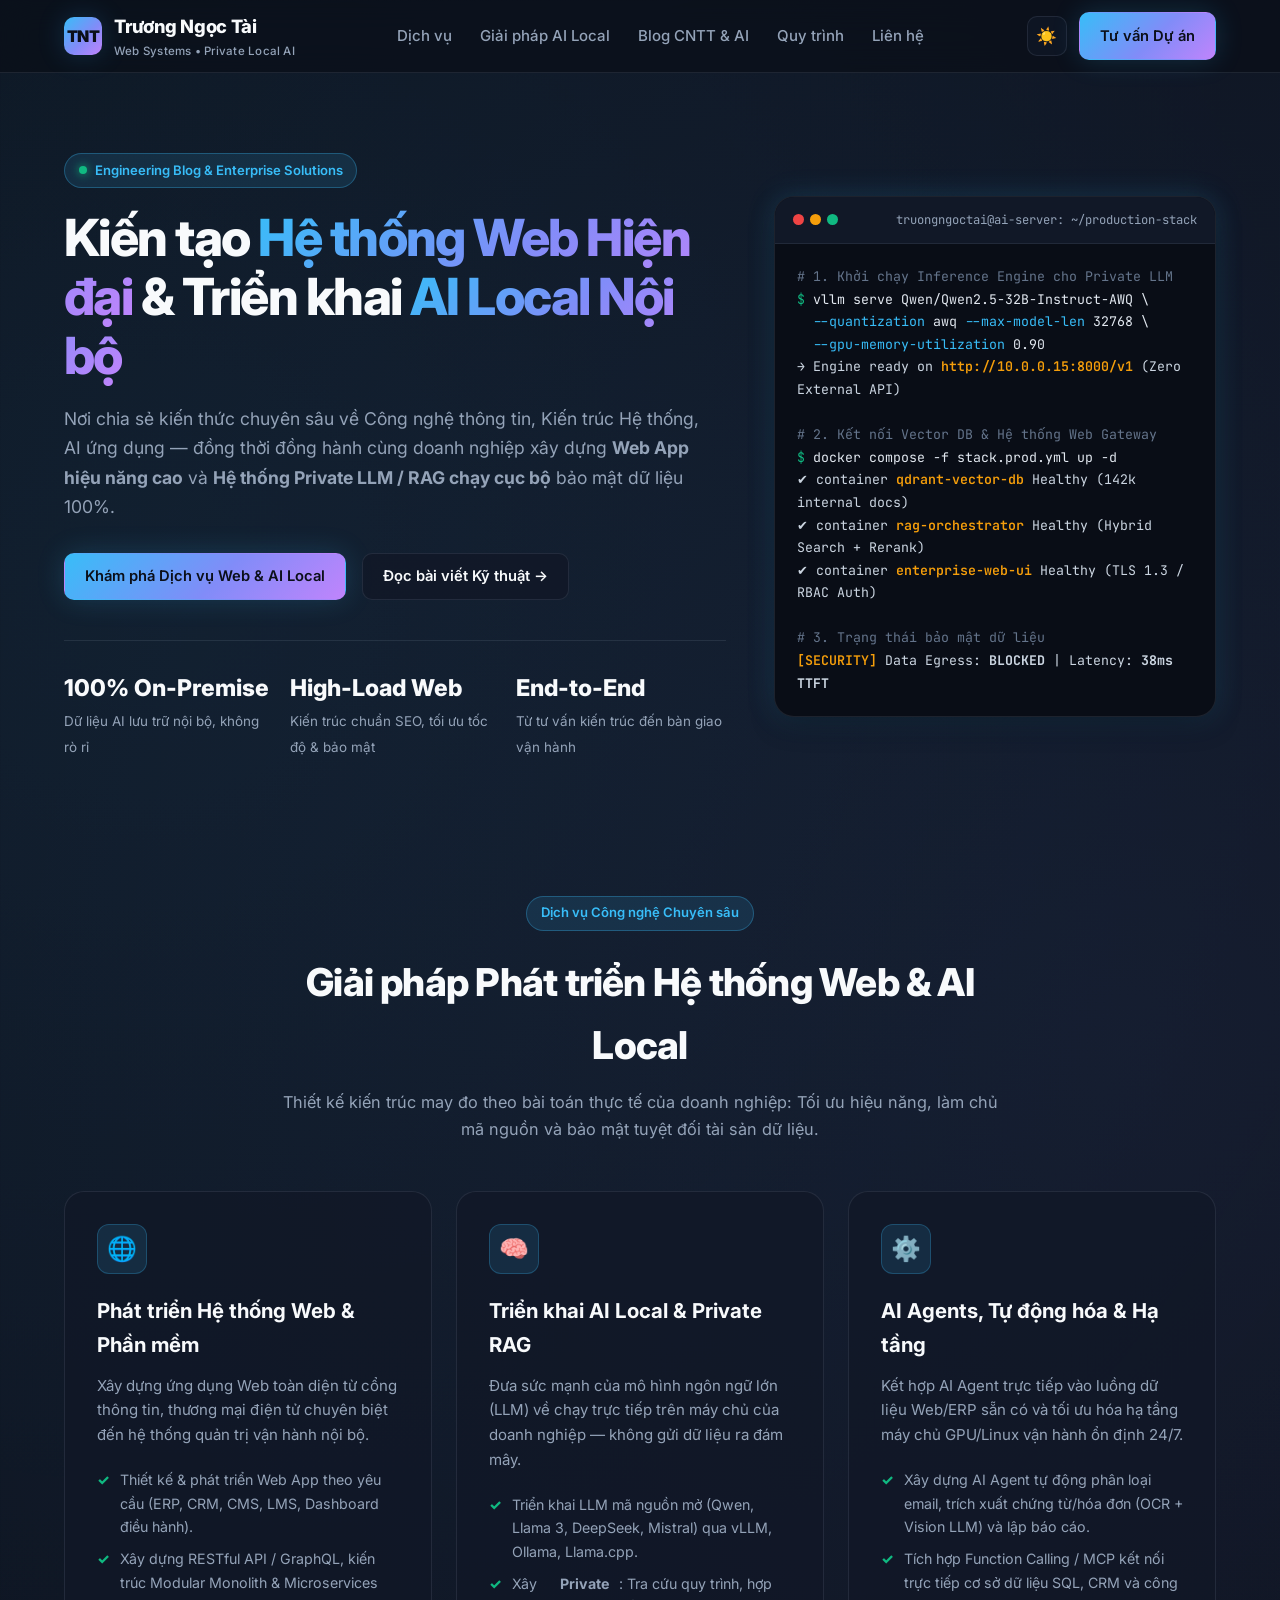
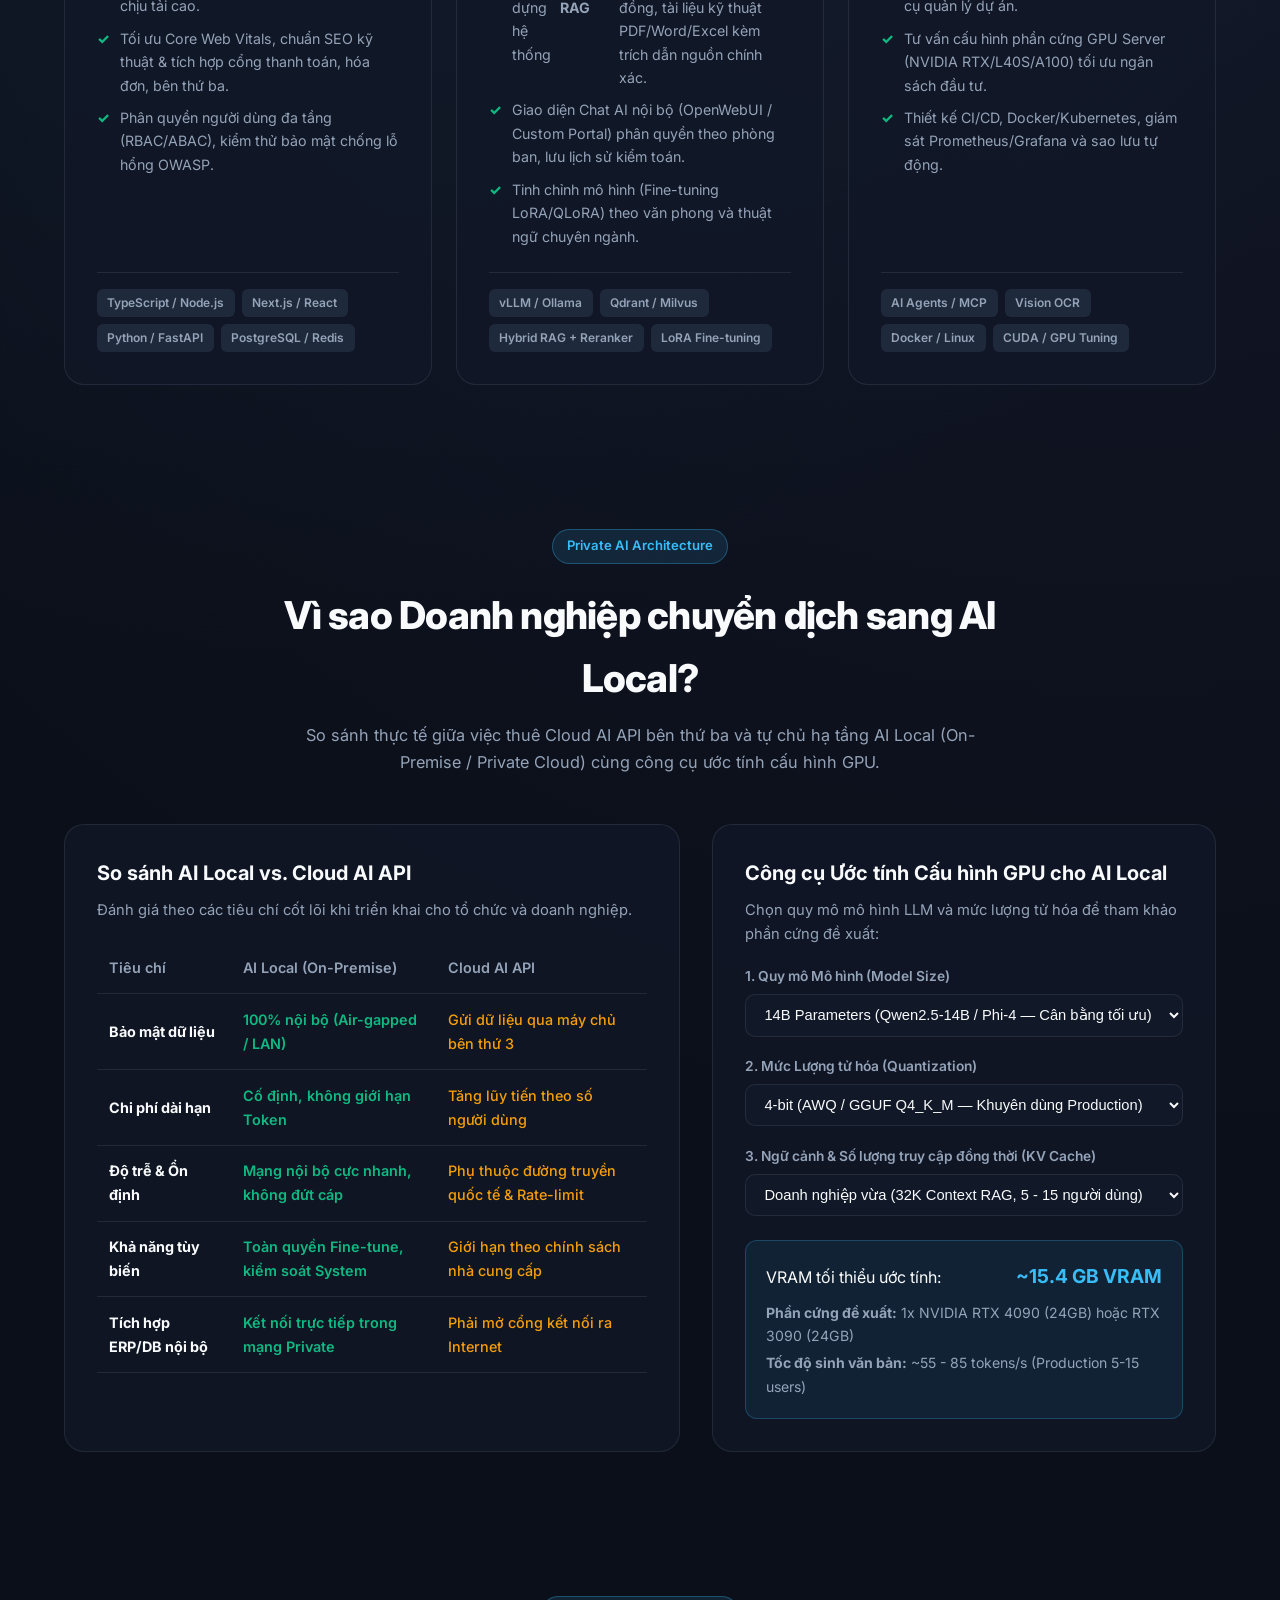
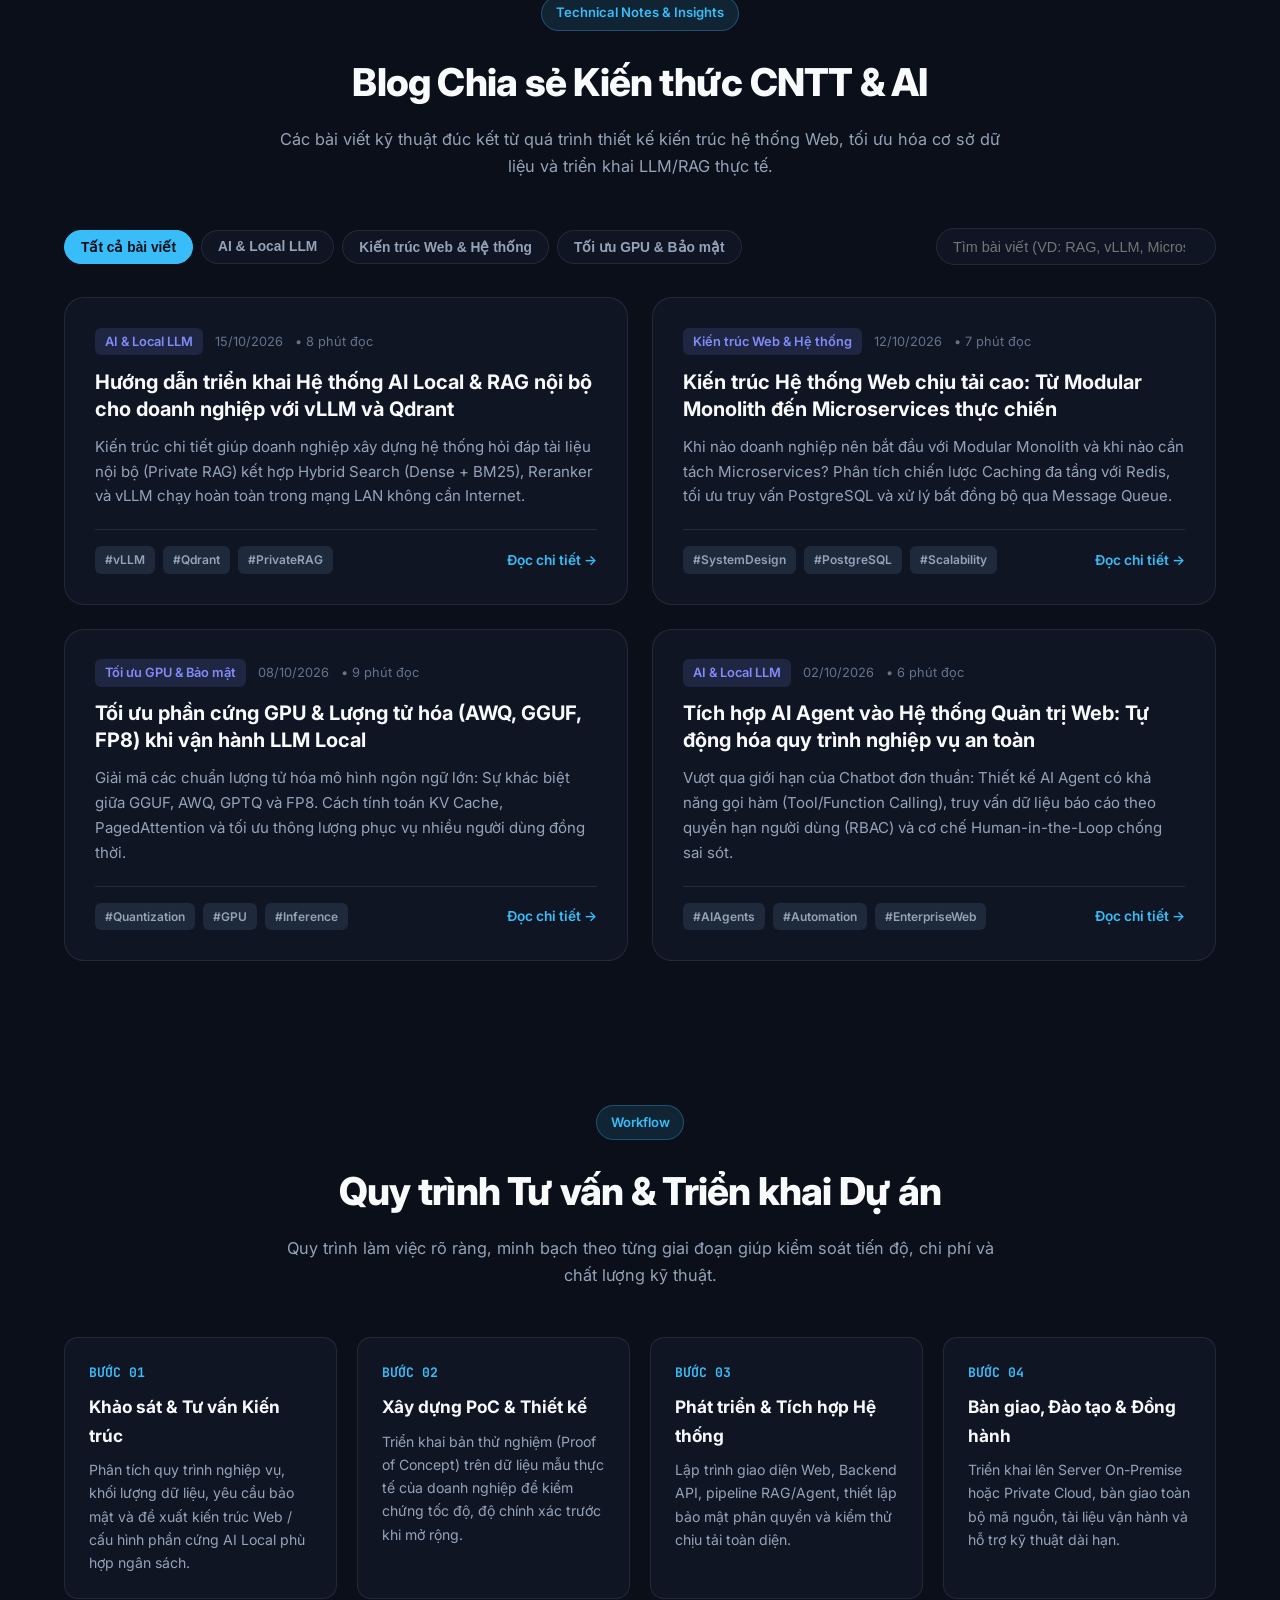
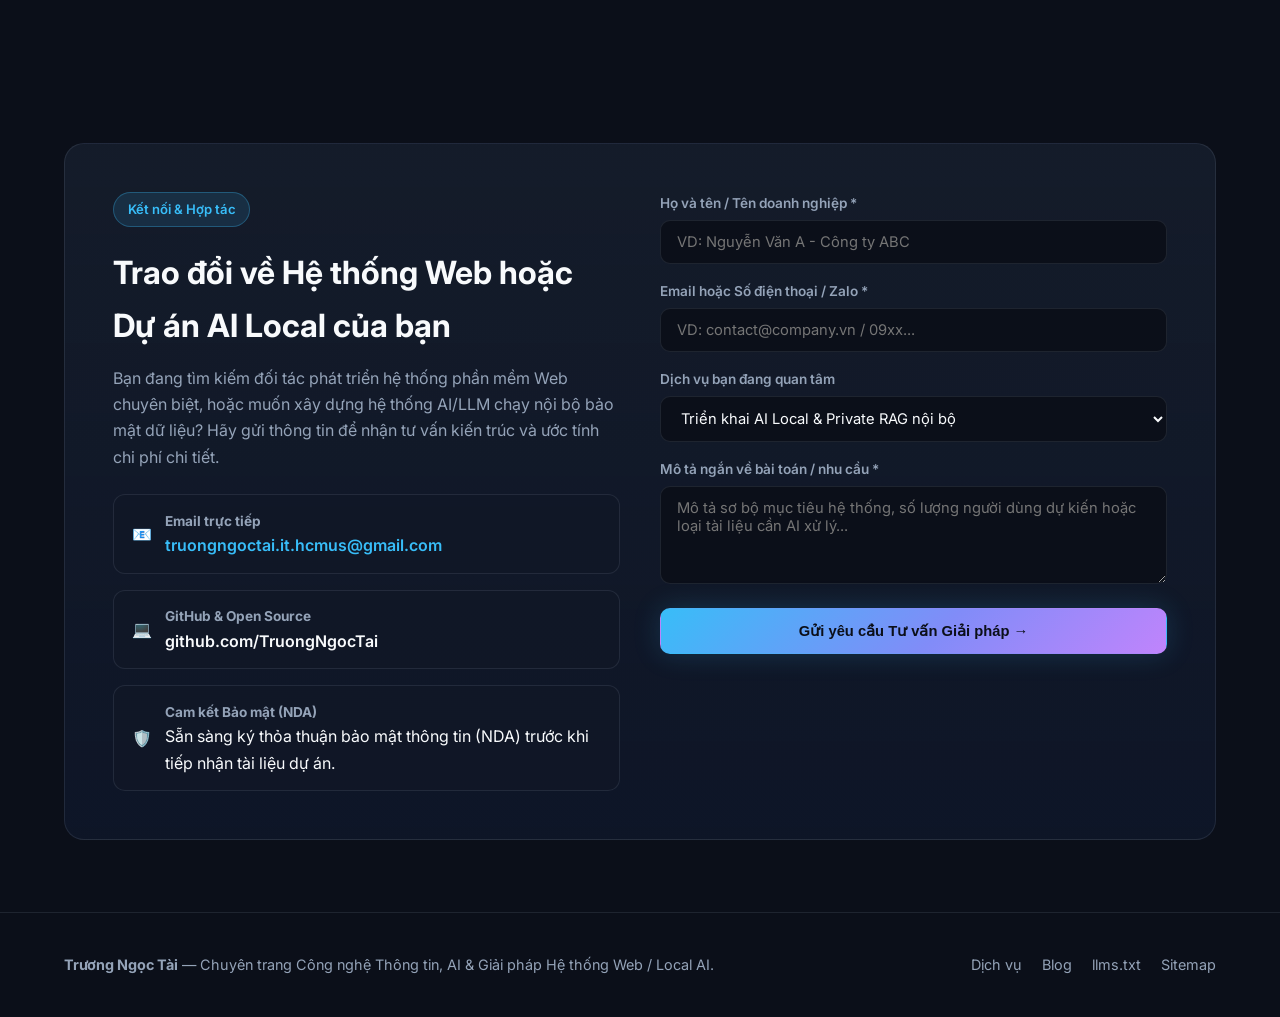
<file: index.html>
<!DOCTYPE html>
<html lang="vi">
<head>
  <meta charset="UTF-8" />
  <meta name="viewport" content="width=device-width, initial-scale=1.0" />
  <title>Trương Ngọc Tài | Blog CNTT, AI & Dịch vụ Phát triển Hệ thống Web, AI Local</title>
  <meta name="description" content="Chuyên trang chia sẻ kiến thức Công nghệ thông tin, Kiến trúc Web, AI ứng dụng và cung cấp dịch vụ phát triển Hệ thống Web theo yêu cầu, triển khai AI Local (Private LLM / RAG nội bộ) bảo mật cao cho doanh nghiệp." />
  <meta name="keywords" content="Trương Ngọc Tài, AI Local, Private LLM, RAG nội bộ, phát triển hệ thống web, thiết kế phần mềm web, vLLM, Ollama, kiến trúc hệ thống, blog công nghệ thông tin" />
  <meta name="author" content="Trương Ngọc Tài" />
  <link rel="canonical" href="https://truongngoctai.github.io/" />

  <!-- Open Graph / Social -->
  <meta property="og:type" content="website" />
  <meta property="og:url" content="https://truongngoctai.github.io/" />
  <meta property="og:title" content="Trương Ngọc Tài | Blog CNTT, AI & Giải pháp Hệ thống Web, AI Local" />
  <meta property="og:description" content="Chia sẻ chuyên sâu về CNTT, AI thực chiến & Tư vấn triển khai Hệ thống Web chịu tải cao, Private Local LLM/RAG bảo mật tuyệt đối." />

  <!-- Google Fonts -->
  <link rel="preconnect" href="https://fonts.googleapis.com" />
  <link rel="preconnect" href="https://fonts.gstatic.com" crossorigin />
  <link href="https://fonts.googleapis.com/css2?family=Inter:wght@400;500;600;700;800&family=JetBrains+Mono:wght@400;600;700&display=swap" rel="stylesheet" />

  <!-- Stylesheet -->
  <link rel="stylesheet" href="assets/css/style.css" />

  <!-- Schema.org Structured Data -->
  <script type="application/ld+json">
  {
    "@context": "https://schema.org",
    "@graph": [
      {
        "@type": "Person",
        "name": "Trương Ngọc Tài",
        "url": "https://truongngoctai.github.io/",
        "email": "mailto:truongngoctai.it.hcmus@gmail.com",
        "jobTitle": "Full-Stack Web Architect & Local AI Engineer",
        "sameAs": [
          "https://github.com/TruongNgocTai"
        ]
      },
      {
        "@type": "ProfessionalService",
        "name": "Trương Ngọc Tài — Giải pháp Hệ thống Web & AI Local",
        "url": "https://truongngoctai.github.io/#dich-vu",
        "email": "truongngoctai.it.hcmus@gmail.com",
        "description": "Dịch vụ tư vấn, thiết kế và phát triển hệ thống Web hiệu năng cao, triển khai hệ thống AI Local (Private LLM, RAG nội bộ, AI Agents) bảo mật dữ liệu tuyệt đối cho doanh nghiệp.",
        "areaServed": "VN"
      }
    ]
  }
  </script>
</head>
<body>

  <!-- Header -->
  <header class="site-header">
    <div class="container nav-wrapper">
      <a href="index.html" class="brand-logo">
        <div class="brand-badge">TNT</div>
        <div>
          <span>Trương Ngọc Tài</span>
          <span class="brand-sub">Web Systems &bull; Private Local AI</span>
        </div>
      </a>

      <nav class="nav-links" aria-label="Điều hướng chính">
        <a href="#dich-vu">Dịch vụ</a>
        <a href="#ai-local">Giải pháp AI Local</a>
        <a href="#blog">Blog CNTT &amp; AI</a>
        <a href="#quy-trinh">Quy trình</a>
        <a href="#lien-he">Liên hệ</a>
      </nav>

      <div class="nav-actions">
        <button id="theme-toggle" class="theme-toggle" aria-label="Chuyển đổi giao diện Sáng/Tối" title="Chuyển chế độ Sáng/Tối">☀️</button>
        <a href="#lien-he" class="btn btn-primary">Tư vấn Dự án</a>
      </div>
    </div>
  </header>

  <!-- Hero Section -->
  <main>
    <section class="hero">
      <div class="container hero-grid">
        <div>
          <div class="eyebrow">
            <span class="eyebrow-dot"></span>
            <span>Engineering Blog &amp; Enterprise Solutions</span>
          </div>
          <h1>
            Kiến tạo <span class="text-gradient">Hệ thống Web Hiện đại</span> &amp; Triển khai <span class="text-gradient">AI Local Nội bộ</span>
          </h1>
          <p class="hero-lead">
            Nơi chia sẻ kiến thức chuyên sâu về Công nghệ thông tin, Kiến trúc Hệ thống, AI ứng dụng — đồng thời đồng hành cùng doanh nghiệp xây dựng <strong>Web App hiệu năng cao</strong> và <strong>Hệ thống Private LLM / RAG chạy cục bộ</strong> bảo mật dữ liệu 100%.
          </p>

          <div class="hero-cta">
            <a href="#dich-vu" class="btn btn-primary">Khám phá Dịch vụ Web &amp; AI Local</a>
            <a href="#blog" class="btn btn-outline">Đọc bài viết Kỹ thuật &rarr;</a>
          </div>

          <div class="hero-metrics">
            <div class="metric-item">
              <strong>100% On-Premise</strong>
              <span>Dữ liệu AI lưu trữ nội bộ, không rò rỉ</span>
            </div>
            <div class="metric-item">
              <strong>High-Load Web</strong>
              <span>Kiến trúc chuẩn SEO, tối ưu tốc độ &amp; bảo mật</span>
            </div>
            <div class="metric-item">
              <strong>End-to-End</strong>
              <span>Từ tư vấn kiến trúc đến bàn giao vận hành</span>
            </div>
          </div>
        </div>

        <!-- Terminal Stack Preview -->
        <div class="terminal-card" aria-label="Minh họa hệ thống AI Local và Web">
          <div class="terminal-header">
            <div class="terminal-dots">
              <span></span><span></span><span></span>
            </div>
            <span class="terminal-title">truongngoctai@ai-server: ~/production-stack</span>
          </div>
          <div class="terminal-body">
            <div><span class="cmd-comment"># 1. Khởi chạy Inference Engine cho Private LLM</span></div>
            <div><span class="cmd-prompt">$</span> vllm serve Qwen/Qwen2.5-32B-Instruct-AWQ \</div>
            <div>&nbsp;&nbsp;<span class="cmd-flag">--quantization</span> awq <span class="cmd-flag">--max-model-len</span> 32768 \</div>
            <div>&nbsp;&nbsp;<span class="cmd-flag">--gpu-memory-utilization</span> 0.90</div>
            <div class="cmd-output">&rarr; Engine ready on <span class="cmd-highlight">http://10.0.0.15:8000/v1</span> (Zero External API)</div>
            <br />
            <div><span class="cmd-comment"># 2. Kết nối Vector DB &amp; Hệ thống Web Gateway</span></div>
            <div><span class="cmd-prompt">$</span> docker compose -f stack.prod.yml up -d</div>
            <div class="cmd-output">✔ container <span class="cmd-highlight">qdrant-vector-db</span>   Healthy (142k internal docs)</div>
            <div class="cmd-output">✔ container <span class="cmd-highlight">rag-orchestrator</span>  Healthy (Hybrid Search + Rerank)</div>
            <div class="cmd-output">✔ container <span class="cmd-highlight">enterprise-web-ui</span> Healthy (TLS 1.3 / RBAC Auth)</div>
            <br />
            <div><span class="cmd-comment"># 3. Trạng thái bảo mật dữ liệu</span></div>
            <div class="cmd-output"><span class="cmd-highlight">[SECURITY]</span> Data Egress: <strong>BLOCKED</strong> | Latency: <strong>38ms TTFT</strong></div>
          </div>
        </div>
      </div>
    </section>

    <!-- Services Section -->
    <section id="dich-vu">
      <div class="container">
        <div class="section-header">
          <div class="eyebrow">Dịch vụ Công nghệ Chuyên sâu</div>
          <h2>Giải pháp Phát triển Hệ thống Web &amp; AI Local</h2>
          <p>Thiết kế kiến trúc may đo theo bài toán thực tế của doanh nghiệp: Tối ưu hiệu năng, làm chủ mã nguồn và bảo mật tuyệt đối tài sản dữ liệu.</p>
        </div>

        <div class="services-grid">
          <!-- Service 1 -->
          <article class="service-card">
            <div>
              <div class="service-icon">🌐</div>
              <h3>Phát triển Hệ thống Web &amp; Phần mềm</h3>
              <p>Xây dựng ứng dụng Web toàn diện từ cổng thông tin, thương mại điện tử chuyên biệt đến hệ thống quản trị vận hành nội bộ.</p>
              <ul class="feature-list">
                <li>Thiết kế &amp; phát triển Web App theo yêu cầu (ERP, CRM, CMS, LMS, Dashboard điều hành).</li>
                <li>Xây dựng RESTful API / GraphQL, kiến trúc Modular Monolith &amp; Microservices chịu tải cao.</li>
                <li>Tối ưu Core Web Vitals, chuẩn SEO kỹ thuật &amp; tích hợp cổng thanh toán, hóa đơn, bên thứ ba.</li>
                <li>Phân quyền người dùng đa tầng (RBAC/ABAC), kiểm thử bảo mật chống lỗ hổng OWASP.</li>
              </ul>
            </div>
            <div class="tech-stack-pills">
              <span class="pill">TypeScript / Node.js</span>
              <span class="pill">Next.js / React</span>
              <span class="pill">Python / FastAPI</span>
              <span class="pill">PostgreSQL / Redis</span>
            </div>
          </article>

          <!-- Service 2 -->
          <article class="service-card">
            <div>
              <div class="service-icon">🧠</div>
              <h3>Triển khai AI Local &amp; Private RAG</h3>
              <p>Đưa sức mạnh của mô hình ngôn ngữ lớn (LLM) về chạy trực tiếp trên máy chủ của doanh nghiệp — không gửi dữ liệu ra đám mây.</p>
              <ul class="feature-list">
                <li>Triển khai LLM mã nguồn mở (Qwen, Llama 3, DeepSeek, Mistral) qua vLLM, Ollama, Llama.cpp.</li>
                <li>Xây dựng hệ thống <strong>Private RAG</strong>: Tra cứu quy trình, hợp đồng, tài liệu kỹ thuật PDF/Word/Excel kèm trích dẫn nguồn chính xác.</li>
                <li>Giao diện Chat AI nội bộ (OpenWebUI / Custom Portal) phân quyền theo phòng ban, lưu lịch sử kiểm toán.</li>
                <li>Tinh chỉnh mô hình (Fine-tuning LoRA/QLoRA) theo văn phong và thuật ngữ chuyên ngành.</li>
              </ul>
            </div>
            <div class="tech-stack-pills">
              <span class="pill">vLLM / Ollama</span>
              <span class="pill">Qdrant / Milvus</span>
              <span class="pill">Hybrid RAG + Reranker</span>
              <span class="pill">LoRA Fine-tuning</span>
            </div>
          </article>

          <!-- Service 3 -->
          <article class="service-card">
            <div>
              <div class="service-icon">⚙️</div>
              <h3>AI Agents, Tự động hóa &amp; Hạ tầng</h3>
              <p>Kết hợp AI Agent trực tiếp vào luồng dữ liệu Web/ERP sẵn có và tối ưu hóa hạ tầng máy chủ GPU/Linux vận hành ổn định 24/7.</p>
              <ul class="feature-list">
                <li>Xây dựng AI Agent tự động phân loại email, trích xuất chứng từ/hóa đơn (OCR + Vision LLM) và lập báo cáo.</li>
                <li>Tích hợp Function Calling / MCP kết nối trực tiếp cơ sở dữ liệu SQL, CRM và công cụ quản lý dự án.</li>
                <li>Tư vấn cấu hình phần cứng GPU Server (NVIDIA RTX/L40S/A100) tối ưu ngân sách đầu tư.</li>
                <li>Thiết kế CI/CD, Docker/Kubernetes, giám sát Prometheus/Grafana và sao lưu tự động.</li>
              </ul>
            </div>
            <div class="tech-stack-pills">
              <span class="pill">AI Agents / MCP</span>
              <span class="pill">Vision OCR</span>
              <span class="pill">Docker / Linux</span>
              <span class="pill">CUDA / GPU Tuning</span>
            </div>
          </article>
        </div>
      </div>
    </section>

    <!-- Why Local AI + Interactive VRAM Calculator -->
    <section id="ai-local">
      <div class="container">
        <div class="section-header">
          <div class="eyebrow">Private AI Architecture</div>
          <h2>Vì sao Doanh nghiệp chuyển dịch sang AI Local?</h2>
          <p>So sánh thực tế giữa việc thuê Cloud AI API bên thứ ba và tự chủ hạ tầng AI Local (On-Premise / Private Cloud) cùng công cụ ước tính cấu hình GPU.</p>
        </div>

        <div class="architecture-split">
          <!-- Comparison Table -->
          <div class="panel-card">
            <h3>So sánh AI Local vs. Cloud AI API</h3>
            <p style="color: var(--text-secondary); font-size: 0.92rem;">Đánh giá theo các tiêu chí cốt lõi khi triển khai cho tổ chức và doanh nghiệp.</p>

            <table class="comparison-table">
              <thead>
                <tr>
                  <th>Tiêu chí</th>
                  <th>AI Local (On-Premise)</th>
                  <th>Cloud AI API</th>
                </tr>
              </thead>
              <tbody>
                <tr>
                  <td><strong>Bảo mật dữ liệu</strong></td>
                  <td class="badge-good">100% nội bộ (Air-gapped / LAN)</td>
                  <td class="badge-warn">Gửi dữ liệu qua máy chủ bên thứ 3</td>
                </tr>
                <tr>
                  <td><strong>Chi phí dài hạn</strong></td>
                  <td class="badge-good">Cố định, không giới hạn Token</td>
                  <td class="badge-warn">Tăng lũy tiến theo số người dùng</td>
                </tr>
                <tr>
                  <td><strong>Độ trễ &amp; Ổn định</strong></td>
                  <td class="badge-good">Mạng nội bộ cực nhanh, không đứt cáp</td>
                  <td class="badge-warn">Phụ thuộc đường truyền quốc tế &amp; Rate-limit</td>
                </tr>
                <tr>
                  <td><strong>Khả năng tùy biến</strong></td>
                  <td class="badge-good">Toàn quyền Fine-tune, kiểm soát System</td>
                  <td class="badge-warn">Giới hạn theo chính sách nhà cung cấp</td>
                </tr>
                <tr>
                  <td><strong>Tích hợp ERP/DB nội bộ</strong></td>
                  <td class="badge-good">Kết nối trực tiếp trong mạng Private</td>
                  <td class="badge-warn">Phải mở cổng kết nối ra Internet</td>
                </tr>
              </tbody>
            </table>
          </div>

          <!-- Interactive GPU / VRAM Calculator -->
          <div class="panel-card">
            <h3>Công cụ Ước tính Cấu hình GPU cho AI Local</h3>
            <p style="color: var(--text-secondary); font-size: 0.92rem;">Chọn quy mô mô hình LLM và mức lượng tử hóa để tham khảo phần cứng đề xuất:</p>

            <div class="calc-group">
              <label for="calc-model">1. Quy mô Mô hình (Model Size)</label>
              <select id="calc-model" class="calc-select">
                <option value="8">8B Parameters (Llama-3.1-8B / Qwen2.5-7B — Nhanh, tiết kiệm)</option>
                <option value="14" selected>14B Parameters (Qwen2.5-14B / Phi-4 — Cân bằng tối ưu)</option>
                <option value="32">32B Parameters (Qwen2.5-32B / DeepSeek-R1-32B — Phân tích sâu)</option>
                <option value="70">70B Parameters (Llama-3.3-70B / Qwen2.5-72B — Enterprise)</option>
              </select>
            </div>

            <div class="calc-group">
              <label for="calc-quant">2. Mức Lượng tử hóa (Quantization)</label>
              <select id="calc-quant" class="calc-select">
                <option value="0.6" selected>4-bit (AWQ / GGUF Q4_K_M — Khuyên dùng Production)</option>
                <option value="1.05">8-bit (FP8 / GGUF Q8_0 — Độ chính xác rất cao)</option>
                <option value="2.0">16-bit (FP16 / BF16 — Nguyên bản, cần VRAM lớn)</option>
              </select>
            </div>

            <div class="calc-group">
              <label for="calc-context">3. Ngữ cảnh &amp; Số lượng truy cập đồng thời (KV Cache)</label>
              <select id="calc-context" class="calc-select">
                <option value="2.5">Tiêu chuẩn (8K - 16K Context, 1 - 5 người dùng đồng thời)</option>
                <option value="5.5" selected>Doanh nghiệp vừa (32K Context RAG, 5 - 15 người dùng)</option>
                <option value="11.0">Hệ thống lớn (64K+ Context, 20+ người dùng đồng thời)</option>
              </select>
            </div>

            <div class="calc-result" aria-live="polite">
              <div class="calc-result-row">
                <span>VRAM tối thiểu ước tính:</span>
                <strong id="calc-vram-output">~13.9 GB VRAM</strong>
              </div>
              <div style="font-size: 0.88rem; color: var(--text-secondary); margin-top: 0.5rem;">
                <div><strong>Phần cứng đề xuất:</strong> <span id="calc-gpu-output">1x NVIDIA RTX 4090 (24GB)</span></div>
                <div style="margin-top: 0.25rem;"><strong>Tốc độ sinh văn bản:</strong> <span id="calc-speed-output">~55 - 85 tokens/s</span></div>
              </div>
            </div>
          </div>
        </div>
      </div>
    </section>

    <!-- Blog Section -->
    <section id="blog">
      <div class="container">
        <div class="section-header">
          <div class="eyebrow">Technical Notes &amp; Insights</div>
          <h2>Blog Chia sẻ Kiến thức CNTT &amp; AI</h2>
          <p>Các bài viết kỹ thuật đúc kết từ quá trình thiết kế kiến trúc hệ thống Web, tối ưu hóa cơ sở dữ liệu và triển khai LLM/RAG thực tế.</p>
        </div>

        <div class="blog-controls">
          <div class="category-tabs" role="tablist" aria-label="Chuyên mục bài viết">
            <button class="tab-btn active" data-filter="all">Tất cả bài viết</button>
            <button class="tab-btn" data-filter="ai-local">AI &amp; Local LLM</button>
            <button class="tab-btn" data-filter="web-system">Kiến trúc Web &amp; Hệ thống</button>
            <button class="tab-btn" data-filter="devops-security">Tối ưu GPU &amp; Bảo mật</button>
          </div>

          <div class="search-box">
            <input type="search" id="blog-search" placeholder="Tìm bài viết (VD: RAG, vLLM, Microservices...)" aria-label="Tìm kiếm bài viết blog" />
          </div>
        </div>

        <div class="blog-grid">
          <!-- Post 1 -->
          <article class="post-card" data-category="ai-local" data-title="Hướng dẫn triển khai Hệ thống AI Local & RAG nội bộ cho doanh nghiệp với vLLM và Qdrant" data-tags="ai local rag vllm qdrant llm bao mat">
            <div>
              <div class="post-meta">
                <span class="post-category">AI &amp; Local LLM</span>
                <span>15/10/2026</span>
                <span>&bull; 8 phút đọc</span>
              </div>
              <h3>
                <a href="posts/trien-khai-ai-local-rag-doanh-nghiep.html">
                  Hướng dẫn triển khai Hệ thống AI Local &amp; RAG nội bộ cho doanh nghiệp với vLLM và Qdrant
                </a>
              </h3>
              <p class="post-excerpt">
                Kiến trúc chi tiết giúp doanh nghiệp xây dựng hệ thống hỏi đáp tài liệu nội bộ (Private RAG) kết hợp Hybrid Search (Dense + BM25), Reranker và vLLM chạy hoàn toàn trong mạng LAN không cần Internet.
              </p>
            </div>
            <div class="post-footer">
              <div class="tech-stack-pills" style="border: none; padding: 0;">
                <span class="pill">#vLLM</span>
                <span class="pill">#Qdrant</span>
                <span class="pill">#PrivateRAG</span>
              </div>
              <a href="posts/trien-khai-ai-local-rag-doanh-nghiep.html" class="read-more">Đọc chi tiết &rarr;</a>
            </div>
          </article>

          <!-- Post 2 -->
          <article class="post-card" data-category="web-system" data-title="Kiến trúc Hệ thống Web chịu tải cao: Từ Modular Monolith đến Microservices thực chiến" data-tags="kien truc web backend microservices postgresql redis high load">
            <div>
              <div class="post-meta">
                <span class="post-category">Kiến trúc Web &amp; Hệ thống</span>
                <span>12/10/2026</span>
                <span>&bull; 7 phút đọc</span>
              </div>
              <h3>
                <a href="posts/kien-truc-he-thong-web-chiu-tai-cao.html">
                  Kiến trúc Hệ thống Web chịu tải cao: Từ Modular Monolith đến Microservices thực chiến
                </a>
              </h3>
              <p class="post-excerpt">
                Khi nào doanh nghiệp nên bắt đầu với Modular Monolith và khi nào cần tách Microservices? Phân tích chiến lược Caching đa tầng với Redis, tối ưu truy vấn PostgreSQL và xử lý bất đồng bộ qua Message Queue.
              </p>
            </div>
            <div class="post-footer">
              <div class="tech-stack-pills" style="border: none; padding: 0;">
                <span class="pill">#SystemDesign</span>
                <span class="pill">#PostgreSQL</span>
                <span class="pill">#Scalability</span>
              </div>
              <a href="posts/kien-truc-he-thong-web-chiu-tai-cao.html" class="read-more">Đọc chi tiết &rarr;</a>
            </div>
          </article>

          <!-- Post 3 -->
          <article class="post-card" data-category="devops-security" data-title="Tối ưu phần cứng GPU & Lượng tử hóa (AWQ, GGUF, FP8) khi vận hành LLM Local" data-tags="gpu vram quantization awq gguf fp8 ollama llama.cpp">
            <div>
              <div class="post-meta">
                <span class="post-category">Tối ưu GPU &amp; Bảo mật</span>
                <span>08/10/2026</span>
                <span>&bull; 9 phút đọc</span>
              </div>
              <h3>
                <a href="posts/toi-uu-gpu-quantization-llm-local.html">
                  Tối ưu phần cứng GPU &amp; Lượng tử hóa (AWQ, GGUF, FP8) khi vận hành LLM Local
                </a>
              </h3>
              <p class="post-excerpt">
                Giải mã các chuẩn lượng tử hóa mô hình ngôn ngữ lớn: Sự khác biệt giữa GGUF, AWQ, GPTQ và FP8. Cách tính toán KV Cache, PagedAttention và tối ưu thông lượng phục vụ nhiều người dùng đồng thời.
              </p>
            </div>
            <div class="post-footer">
              <div class="tech-stack-pills" style="border: none; padding: 0;">
                <span class="pill">#Quantization</span>
                <span class="pill">#GPU</span>
                <span class="pill">#Inference</span>
              </div>
              <a href="posts/toi-uu-gpu-quantization-llm-local.html" class="read-more">Đọc chi tiết &rarr;</a>
            </div>
          </article>

          <!-- Post 4 -->
          <article class="post-card" data-category="ai-local" data-title="Tích hợp AI Agent vào Hệ thống Quản trị Web: Tự động hóa quy trình nghiệp vụ an toàn" data-tags="ai agent mcp function calling web erp crm automation">
            <div>
              <div class="post-meta">
                <span class="post-category">AI &amp; Local LLM</span>
                <span>02/10/2026</span>
                <span>&bull; 6 phút đọc</span>
              </div>
              <h3>
                <a href="posts/tich-hop-ai-agent-he-thong-web.html">
                  Tích hợp AI Agent vào Hệ thống Quản trị Web: Tự động hóa quy trình nghiệp vụ an toàn
                </a>
              </h3>
              <p class="post-excerpt">
                Vượt qua giới hạn của Chatbot đơn thuần: Thiết kế AI Agent có khả năng gọi hàm (Tool/Function Calling), truy vấn dữ liệu báo cáo theo quyền hạn người dùng (RBAC) và cơ chế Human-in-the-Loop chống sai sót.
              </p>
            </div>
            <div class="post-footer">
              <div class="tech-stack-pills" style="border: none; padding: 0;">
                <span class="pill">#AIAgents</span>
                <span class="pill">#Automation</span>
                <span class="pill">#EnterpriseWeb</span>
              </div>
              <a href="posts/tich-hop-ai-agent-he-thong-web.html" class="read-more">Đọc chi tiết &rarr;</a>
            </div>
          </article>
        </div>

        <div id="blog-empty-state" style="display: none; text-align: center; padding: 3rem 1rem; color: var(--text-secondary);">
          Không tìm thấy bài viết phù hợp với từ khóa của bạn. Hãy thử từ khóa khác (ví dụ: <em>RAG, vLLM, GPU, Web, Agent</em>).
        </div>
      </div>
    </section>

    <!-- Process Section -->
    <section id="quy-trinh">
      <div class="container">
        <div class="section-header">
          <div class="eyebrow">Workflow</div>
          <h2>Quy trình Tư vấn &amp; Triển khai Dự án</h2>
          <p>Quy trình làm việc rõ ràng, minh bạch theo từng giai đoạn giúp kiểm soát tiến độ, chi phí và chất lượng kỹ thuật.</p>
        </div>

        <div class="process-grid">
          <div class="step-card">
            <span class="step-number">BƯỚC 01</span>
            <h4>Khảo sát &amp; Tư vấn Kiến trúc</h4>
            <p>Phân tích quy trình nghiệp vụ, khối lượng dữ liệu, yêu cầu bảo mật và đề xuất kiến trúc Web / cấu hình phần cứng AI Local phù hợp ngân sách.</p>
          </div>

          <div class="step-card">
            <span class="step-number">BƯỚC 02</span>
            <h4>Xây dựng PoC &amp; Thiết kế</h4>
            <p>Triển khai bản thử nghiệm (Proof of Concept) trên dữ liệu mẫu thực tế của doanh nghiệp để kiểm chứng tốc độ, độ chính xác trước khi mở rộng.</p>
          </div>

          <div class="step-card">
            <span class="step-number">BƯỚC 03</span>
            <h4>Phát triển &amp; Tích hợp Hệ thống</h4>
            <p>Lập trình giao diện Web, Backend API, pipeline RAG/Agent, thiết lập bảo mật phân quyền và kiểm thử chịu tải toàn diện.</p>
          </div>

          <div class="step-card">
            <span class="step-number">BƯỚC 04</span>
            <h4>Bàn giao, Đào tạo &amp; Đồng hành</h4>
            <p>Triển khai lên Server On-Premise hoặc Private Cloud, bàn giao toàn bộ mã nguồn, tài liệu vận hành và hỗ trợ kỹ thuật dài hạn.</p>
          </div>
        </div>
      </div>
    </section>

    <!-- Contact Section -->
    <section id="lien-he">
      <div class="container">
        <div class="contact-box">
          <div>
            <div class="eyebrow">Kết nối &amp; Hợp tác</div>
            <h2 style="font-size: 2rem; margin-bottom: 0.75rem;">Trao đổi về Hệ thống Web hoặc Dự án AI Local của bạn</h2>
            <p style="color: var(--text-secondary); margin-bottom: 1.5rem;">
              Bạn đang tìm kiếm đối tác phát triển hệ thống phần mềm Web chuyên biệt, hoặc muốn xây dựng hệ thống AI/LLM chạy nội bộ bảo mật dữ liệu? Hãy gửi thông tin để nhận tư vấn kiến trúc và ước tính chi phí chi tiết.
            </p>

            <div class="contact-info-list">
              <div class="contact-info-item">
                <span>📧</span>
                <div>
                  <strong style="display: block; font-size: 0.85rem; color: var(--text-secondary);">Email trực tiếp</strong>
                  <a href="mailto:truongngoctai.it.hcmus@gmail.com" style="color: var(--accent-primary); font-weight: 600;">truongngoctai.it.hcmus@gmail.com</a>
                </div>
              </div>

              <div class="contact-info-item">
                <span>💻</span>
                <div>
                  <strong style="display: block; font-size: 0.85rem; color: var(--text-secondary);">GitHub &amp; Open Source</strong>
                  <a href="https://github.com/TruongNgocTai" target="_blank" rel="noopener noreferrer" style="font-weight: 600;">github.com/TruongNgocTai</a>
                </div>
              </div>

              <div class="contact-info-item">
                <span>🛡️</span>
                <div>
                  <strong style="display: block; font-size: 0.85rem; color: var(--text-secondary);">Cam kết Bảo mật (NDA)</strong>
                  <span>Sẵn sàng ký thỏa thuận bảo mật thông tin (NDA) trước khi tiếp nhận tài liệu dự án.</span>
                </div>
              </div>
            </div>
          </div>

          <!-- Consultation Form -->
          <form id="consult-form" class="contact-form">
            <div class="form-group">
              <label for="client-name">Họ và tên / Tên doanh nghiệp *</label>
              <input type="text" id="client-name" class="form-control" required placeholder="VD: Nguyễn Văn A - Công ty ABC" />
            </div>

            <div class="form-group">
              <label for="client-contact">Email hoặc Số điện thoại / Zalo *</label>
              <input type="text" id="client-contact" class="form-control" required placeholder="VD: contact@company.vn / 09xx..." />
            </div>

            <div class="form-group">
              <label for="client-service">Dịch vụ bạn đang quan tâm</label>
              <select id="client-service" class="form-control">
                <option value="Triển khai AI Local & Private RAG nội bộ">Triển khai AI Local &amp; Private RAG nội bộ</option>
                <option value="Phát triển Hệ thống Web / Phần mềm quản trị">Phát triển Hệ thống Web / Phần mềm quản trị</option>
                <option value="Tích hợp AI Agent & Tự động hóa quy trình">Tích hợp AI Agent &amp; Tự động hóa quy trình</option>
                <option value="Tư vấn Hạ tầng GPU Server & Kiến trúc Hệ thống">Tư vấn Hạ tầng GPU Server &amp; Kiến trúc Hệ thống</option>
              </select>
            </div>

            <div class="form-group">
              <label for="client-message">Mô tả ngắn về bài toán / nhu cầu *</label>
              <textarea id="client-message" class="form-control" rows="4" required placeholder="Mô tả sơ bộ mục tiêu hệ thống, số lượng người dùng dự kiến hoặc loại tài liệu cần AI xử lý..."></textarea>
            </div>

            <button type="submit" class="btn btn-primary" style="width: 100%; padding: 0.85rem;">
              Gửi yêu cầu Tư vấn Giải pháp &rarr;
            </button>
            <p id="form-status" style="display: none; font-size: 0.85rem; color: var(--accent-emerald); margin-top: 0.5rem;"></p>
          </form>
        </div>
      </div>
    </section>
  </main>

  <!-- Footer -->
  <footer class="site-footer">
    <div class="container footer-inner">
      <div>
        <strong>Trương Ngọc Tài</strong> &mdash; Chuyên trang Công nghệ Thông tin, AI &amp; Giải pháp Hệ thống Web / Local AI.
      </div>
      <div style="display: flex; gap: 1.25rem;">
        <a href="#dich-vu">Dịch vụ</a>
        <a href="#blog">Blog</a>
        <a href="llms.txt">llms.txt</a>
        <a href="sitemap.xml">Sitemap</a>
      </div>
    </div>
  </footer>

  <script src="assets/js/main.js"></script>
</body>
</html>
</file>
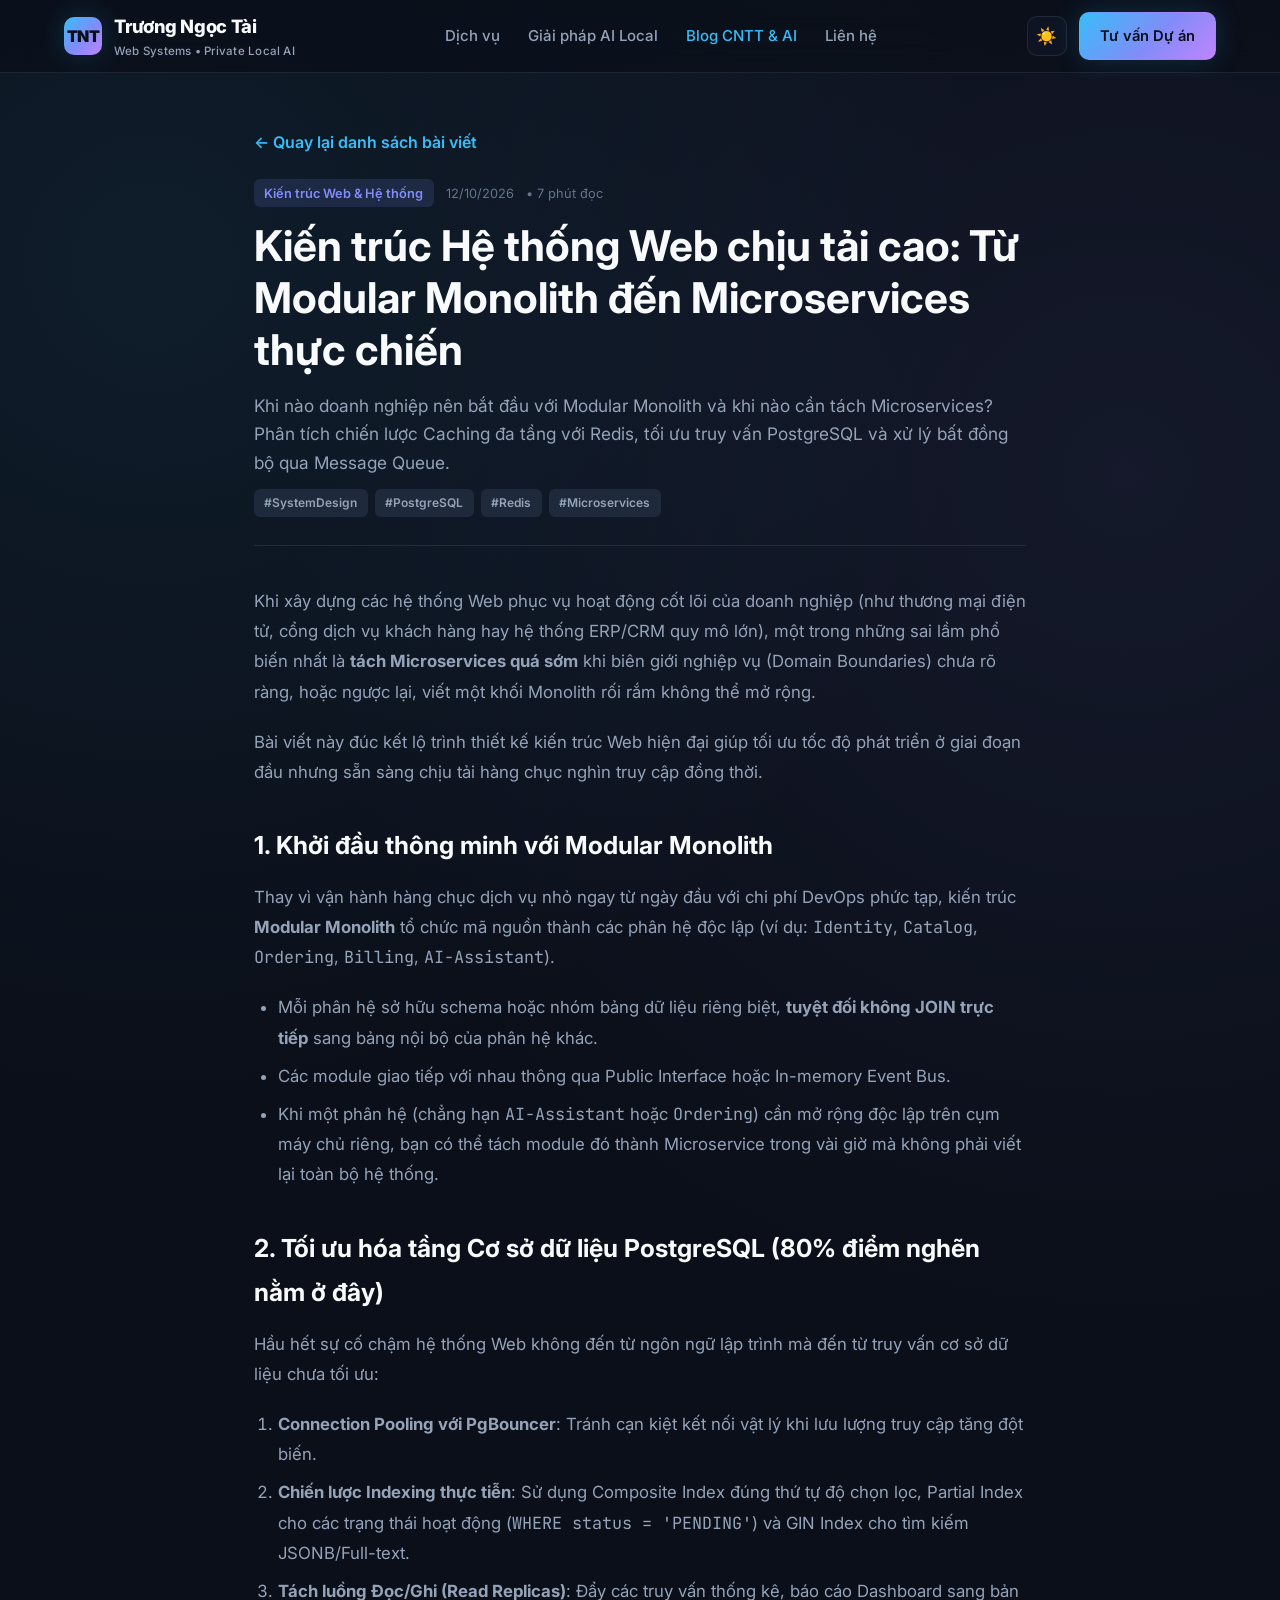
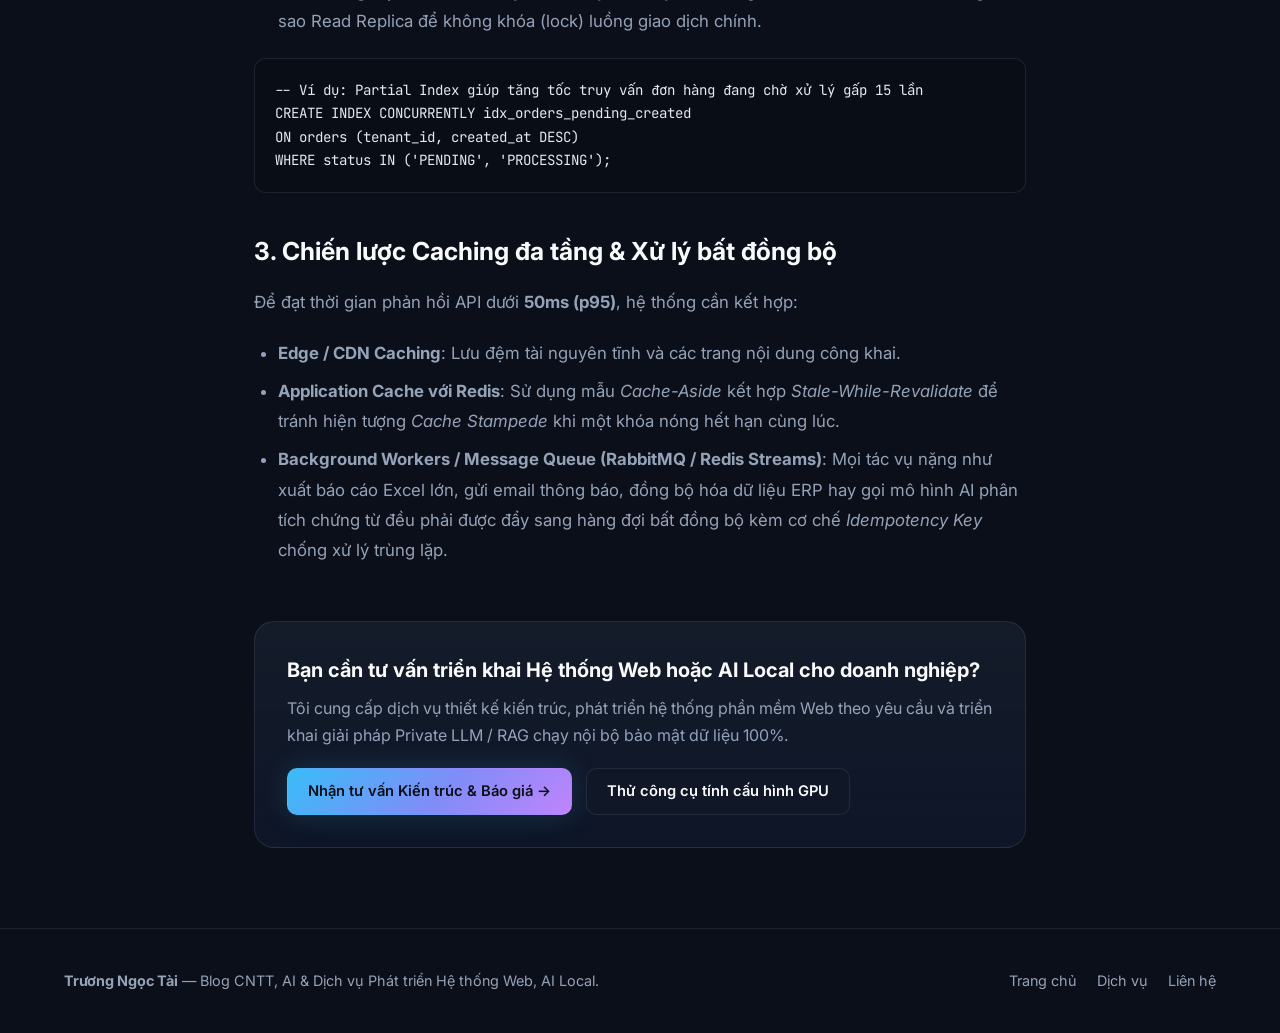
<file: posts/kien-truc-he-thong-web-chiu-tai-cao.html>
<!DOCTYPE html>
<html lang="vi">
<head>
  <meta charset="UTF-8" />
  <meta name="viewport" content="width=device-width, initial-scale=1.0" />
  <title>Kiến trúc Hệ thống Web chịu tải cao: Từ Modular Monolith đến Microservices thực chiến | Trương Ngọc Tài Blog</title>
  <meta name="description" content="Khi nào doanh nghiệp nên bắt đầu với Modular Monolith và khi nào cần tách Microservices? Phân tích chiến lược Caching đa tầng với Redis, tối ưu truy vấn PostgreSQL và xử lý bất đồng bộ qua Message Queue." />
  <meta name="author" content="Trương Ngọc Tài" />
  <link rel="canonical" href="https://truongngoctai.github.io/posts/kien-truc-he-thong-web-chiu-tai-cao.html" />

  <!-- Open Graph -->
  <meta property="og:type" content="article" />
  <meta property="og:url" content="https://truongngoctai.github.io/posts/kien-truc-he-thong-web-chiu-tai-cao.html" />
  <meta property="og:title" content="Kiến trúc Hệ thống Web chịu tải cao: Từ Modular Monolith đến Microservices thực chiến" />
  <meta property="og:description" content="Khi nào doanh nghiệp nên bắt đầu với Modular Monolith và khi nào cần tách Microservices? Phân tích chiến lược Caching đa tầng với Redis, tối ưu truy vấn PostgreSQL và xử lý bất đồng bộ qua Message Queue." />

  <!-- Google Fonts -->
  <link rel="preconnect" href="https://fonts.googleapis.com" />
  <link rel="preconnect" href="https://fonts.gstatic.com" crossorigin />
  <link href="https://fonts.googleapis.com/css2?family=Inter:wght@400;500;600;700;800&family=JetBrains+Mono:wght@400;600;700&display=swap" rel="stylesheet" />

  <link rel="stylesheet" href="../assets/css/style.css" />

  <script type="application/ld+json">
  {
    "@context": "https://schema.org",
    "@type": "BlogPosting",
    "headline": "Kiến trúc Hệ thống Web chịu tải cao: Từ Modular Monolith đến Microservices thực chiến",
    "description": "Khi nào doanh nghiệp nên bắt đầu với Modular Monolith và khi nào cần tách Microservices? Phân tích chiến lược Caching đa tầng với Redis, tối ưu truy vấn PostgreSQL và xử lý bất đồng bộ qua Message Queue.",
    "datePublished": "2026-10-12",
    "author": {
      "@type": "Person",
      "name": "Trương Ngọc Tài",
      "url": "https://truongngoctai.github.io/"
    },
    "mainEntityOfPage": "https://truongngoctai.github.io/posts/kien-truc-he-thong-web-chiu-tai-cao.html"
  }
  </script>
</head>
<body>

  <header class="site-header">
    <div class="container nav-wrapper">
      <a href="../index.html" class="brand-logo">
        <div class="brand-badge">TNT</div>
        <div>
          <span>Trương Ngọc Tài</span>
          <span class="brand-sub">Web Systems &bull; Private Local AI</span>
        </div>
      </a>

      <nav class="nav-links" aria-label="Điều hướng">
        <a href="../index.html#dich-vu">Dịch vụ</a>
        <a href="../index.html#ai-local">Giải pháp AI Local</a>
        <a href="../index.html#blog" class="active">Blog CNTT &amp; AI</a>
        <a href="../index.html#lien-he">Liên hệ</a>
      </nav>

      <div class="nav-actions">
        <button id="theme-toggle" class="theme-toggle" aria-label="Chuyển chế độ Sáng/Tối">☀️</button>
        <a href="../index.html#lien-he" class="btn btn-primary">Tư vấn Dự án</a>
      </div>
    </div>
  </header>

  <main class="article-container">
    <a href="../index.html#blog" class="read-more" style="margin-bottom: 1.5rem; display: inline-flex;">&larr; Quay lại danh sách bài viết</a>

    <article>
      <header class="article-header">
        <div class="post-meta">
          <span class="post-category">Kiến trúc Web &amp; Hệ thống</span>
          <span>12/10/2026</span>
          <span>&bull; 7 phút đọc</span>
        </div>
        <h1>Kiến trúc Hệ thống Web chịu tải cao: Từ Modular Monolith đến Microservices thực chiến</h1>
        <p style="color: var(--text-secondary); font-size: 1.08rem;">Khi nào doanh nghiệp nên bắt đầu với Modular Monolith và khi nào cần tách Microservices? Phân tích chiến lược Caching đa tầng với Redis, tối ưu truy vấn PostgreSQL và xử lý bất đồng bộ qua Message Queue.</p>
        <div class="tech-stack-pills" style="border: none; padding-top: 0.75rem;">
          <span class="pill">#SystemDesign</span><span class="pill">#PostgreSQL</span><span class="pill">#Redis</span><span class="pill">#Microservices</span>
        </div>
      </header>

      <div class="article-content">
        <p>Khi xây dựng các hệ thống Web phục vụ hoạt động cốt lõi của doanh nghiệp (như thương mại điện tử, cổng dịch vụ khách hàng hay hệ thống ERP/CRM quy mô lớn), một trong những sai lầm phổ biến nhất là <strong>tách Microservices quá sớm</strong> khi biên giới nghiệp vụ (Domain Boundaries) chưa rõ ràng, hoặc ngược lại, viết một khối Monolith rối rắm không thể mở rộng.</p>
<p>Bài viết này đúc kết lộ trình thiết kế kiến trúc Web hiện đại giúp tối ưu tốc độ phát triển ở giai đoạn đầu nhưng sẵn sàng chịu tải hàng chục nghìn truy cập đồng thời.</p>
<h2>1. Khởi đầu thông minh với Modular Monolith</h2>
<p>Thay vì vận hành hàng chục dịch vụ nhỏ ngay từ ngày đầu với chi phí DevOps phức tạp, kiến trúc <strong>Modular Monolith</strong> tổ chức mã nguồn thành các phân hệ độc lập (ví dụ: <code>Identity</code>, <code>Catalog</code>, <code>Ordering</code>, <code>Billing</code>, <code>AI-Assistant</code>).</p>
<ul>
<li>Mỗi phân hệ sở hữu schema hoặc nhóm bảng dữ liệu riêng biệt, <strong>tuyệt đối không JOIN trực tiếp</strong> sang bảng nội bộ của phân hệ khác.</li>
<li>Các module giao tiếp với nhau thông qua Public Interface hoặc In-memory Event Bus.</li>
<li>Khi một phân hệ (chẳng hạn <code>AI-Assistant</code> hoặc <code>Ordering</code>) cần mở rộng độc lập trên cụm máy chủ riêng, bạn có thể tách module đó thành Microservice trong vài giờ mà không phải viết lại toàn bộ hệ thống.</li>
</ul>
<h2>2. Tối ưu hóa tầng Cơ sở dữ liệu PostgreSQL (80% điểm nghẽn nằm ở đây)</h2>
<p>Hầu hết sự cố chậm hệ thống Web không đến từ ngôn ngữ lập trình mà đến từ truy vấn cơ sở dữ liệu chưa tối ưu:</p>
<ol>
<li><strong>Connection Pooling với PgBouncer</strong>: Tránh cạn kiệt kết nối vật lý khi lưu lượng truy cập tăng đột biến.</li>
<li><strong>Chiến lược Indexing thực tiễn</strong>: Sử dụng Composite Index đúng thứ tự độ chọn lọc, Partial Index cho các trạng thái hoạt động (<code>WHERE status = &#x27;PENDING&#x27;</code>) và GIN Index cho tìm kiếm JSONB/Full-text.</li>
<li><strong>Tách luồng Đọc/Ghi (Read Replicas)</strong>: Đẩy các truy vấn thống kê, báo cáo Dashboard sang bản sao Read Replica để không khóa (lock) luồng giao dịch chính.</li>
</ol>
<pre><code>-- Ví dụ: Partial Index giúp tăng tốc truy vấn đơn hàng đang chờ xử lý gấp 15 lần
CREATE INDEX CONCURRENTLY idx_orders_pending_created
ON orders (tenant_id, created_at DESC)
WHERE status IN (&#x27;PENDING&#x27;, &#x27;PROCESSING&#x27;);</code></pre>
<h2>3. Chiến lược Caching đa tầng &amp; Xử lý bất đồng bộ</h2>
<p>Để đạt thời gian phản hồi API dưới <strong>50ms (p95)</strong>, hệ thống cần kết hợp:</p>
<ul>
<li><strong>Edge / CDN Caching</strong>: Lưu đệm tài nguyên tĩnh và các trang nội dung công khai.</li>
<li><strong>Application Cache với Redis</strong>: Sử dụng mẫu <em>Cache-Aside</em> kết hợp <em>Stale-While-Revalidate</em> để tránh hiện tượng <em>Cache Stampede</em> khi một khóa nóng hết hạn cùng lúc.</li>
<li><strong>Background Workers / Message Queue (RabbitMQ / Redis Streams)</strong>: Mọi tác vụ nặng như xuất báo cáo Excel lớn, gửi email thông báo, đồng bộ hóa dữ liệu ERP hay gọi mô hình AI phân tích chứng từ đều phải được đẩy sang hàng đợi bất đồng bộ kèm cơ chế <em>Idempotency Key</em> chống xử lý trùng lặp.</li>
</ul>
      </div>
    </article>

    <!-- Call to Action Box inside Post -->
    <div class="panel-card" style="margin-top: 3.5rem; background: var(--gradient-surface);">
      <h3>Bạn cần tư vấn triển khai Hệ thống Web hoặc AI Local cho doanh nghiệp?</h3>
      <p style="color: var(--text-secondary); margin: 0.5rem 0 1.25rem;">
        Tôi cung cấp dịch vụ thiết kế kiến trúc, phát triển hệ thống phần mềm Web theo yêu cầu và triển khai giải pháp Private LLM / RAG chạy nội bộ bảo mật dữ liệu 100%.
      </p>
      <div style="display: flex; flex-wrap: wrap; gap: 0.85rem;">
        <a href="../index.html#lien-he" class="btn btn-primary">Nhận tư vấn Kiến trúc &amp; Báo giá &rarr;</a>
        <a href="../index.html#ai-local" class="btn btn-outline">Thử công cụ tính cấu hình GPU</a>
      </div>
    </div>
  </main>

  <footer class="site-footer">
    <div class="container footer-inner">
      <div>
        <strong>Trương Ngọc Tài</strong> &mdash; Blog CNTT, AI &amp; Dịch vụ Phát triển Hệ thống Web, AI Local.
      </div>
      <div style="display: flex; gap: 1.25rem;">
        <a href="../index.html">Trang chủ</a>
        <a href="../index.html#dich-vu">Dịch vụ</a>
        <a href="../index.html#lien-he">Liên hệ</a>
      </div>
    </div>
  </footer>

  <script src="../assets/js/main.js"></script>
</body>
</html>
</file>
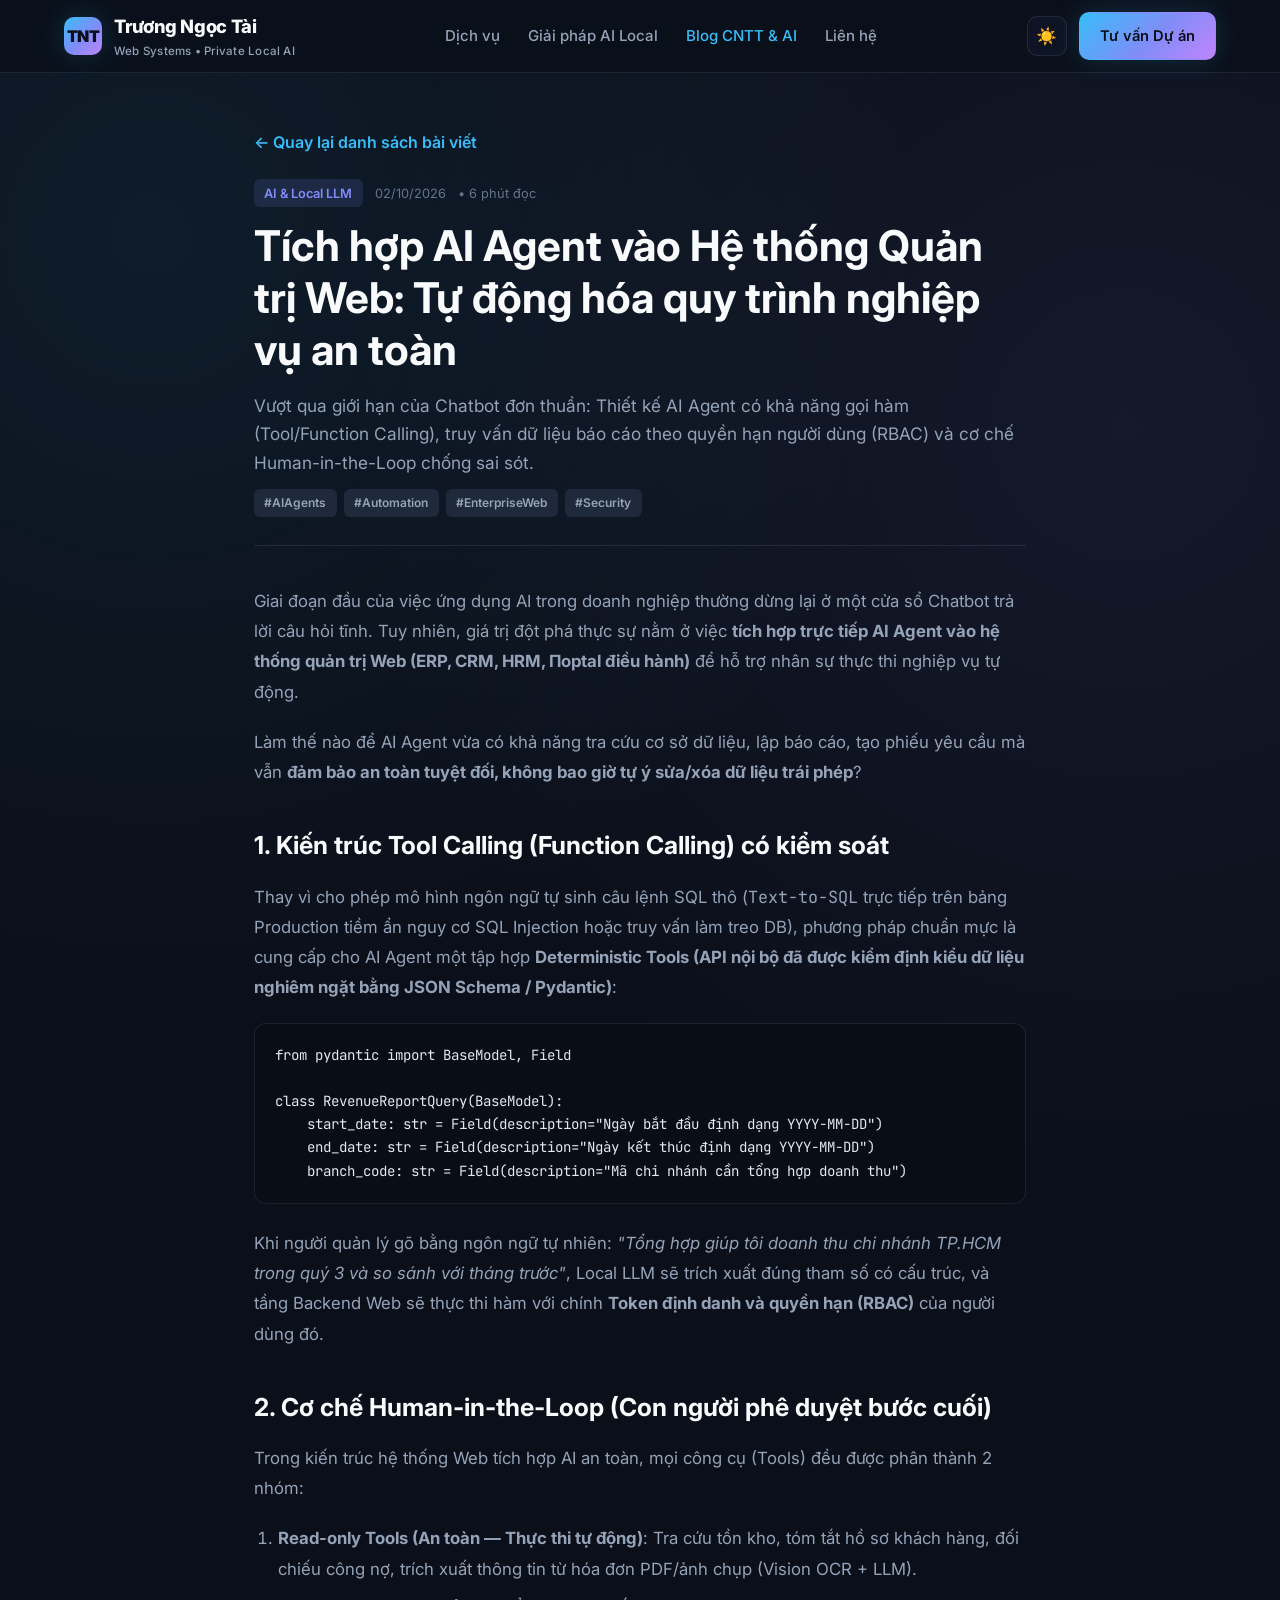
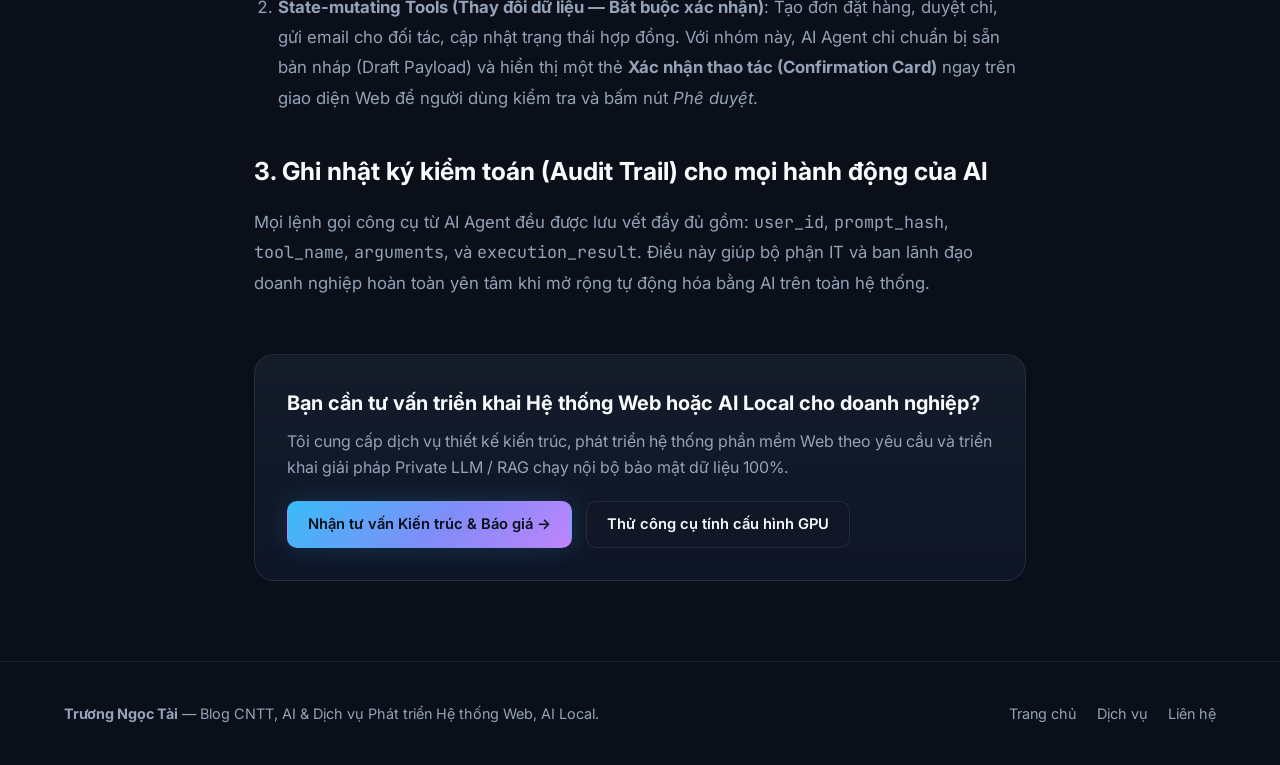
<file: posts/tich-hop-ai-agent-he-thong-web.html>
<!DOCTYPE html>
<html lang="vi">
<head>
  <meta charset="UTF-8" />
  <meta name="viewport" content="width=device-width, initial-scale=1.0" />
  <title>Tích hợp AI Agent vào Hệ thống Quản trị Web: Tự động hóa quy trình nghiệp vụ an toàn | Trương Ngọc Tài Blog</title>
  <meta name="description" content="Vượt qua giới hạn của Chatbot đơn thuần: Thiết kế AI Agent có khả năng gọi hàm (Tool/Function Calling), truy vấn dữ liệu báo cáo theo quyền hạn người dùng (RBAC) và cơ chế Human-in-the-Loop chống sai sót." />
  <meta name="author" content="Trương Ngọc Tài" />
  <link rel="canonical" href="https://truongngoctai.github.io/posts/tich-hop-ai-agent-he-thong-web.html" />

  <!-- Open Graph -->
  <meta property="og:type" content="article" />
  <meta property="og:url" content="https://truongngoctai.github.io/posts/tich-hop-ai-agent-he-thong-web.html" />
  <meta property="og:title" content="Tích hợp AI Agent vào Hệ thống Quản trị Web: Tự động hóa quy trình nghiệp vụ an toàn" />
  <meta property="og:description" content="Vượt qua giới hạn của Chatbot đơn thuần: Thiết kế AI Agent có khả năng gọi hàm (Tool/Function Calling), truy vấn dữ liệu báo cáo theo quyền hạn người dùng (RBAC) và cơ chế Human-in-the-Loop chống sai sót." />

  <!-- Google Fonts -->
  <link rel="preconnect" href="https://fonts.googleapis.com" />
  <link rel="preconnect" href="https://fonts.gstatic.com" crossorigin />
  <link href="https://fonts.googleapis.com/css2?family=Inter:wght@400;500;600;700;800&family=JetBrains+Mono:wght@400;600;700&display=swap" rel="stylesheet" />

  <link rel="stylesheet" href="../assets/css/style.css" />

  <script type="application/ld+json">
  {
    "@context": "https://schema.org",
    "@type": "BlogPosting",
    "headline": "Tích hợp AI Agent vào Hệ thống Quản trị Web: Tự động hóa quy trình nghiệp vụ an toàn",
    "description": "Vượt qua giới hạn của Chatbot đơn thuần: Thiết kế AI Agent có khả năng gọi hàm (Tool/Function Calling), truy vấn dữ liệu báo cáo theo quyền hạn người dùng (RBAC) và cơ chế Human-in-the-Loop chống sai sót.",
    "datePublished": "2026-10-02",
    "author": {
      "@type": "Person",
      "name": "Trương Ngọc Tài",
      "url": "https://truongngoctai.github.io/"
    },
    "mainEntityOfPage": "https://truongngoctai.github.io/posts/tich-hop-ai-agent-he-thong-web.html"
  }
  </script>
</head>
<body>

  <header class="site-header">
    <div class="container nav-wrapper">
      <a href="../index.html" class="brand-logo">
        <div class="brand-badge">TNT</div>
        <div>
          <span>Trương Ngọc Tài</span>
          <span class="brand-sub">Web Systems &bull; Private Local AI</span>
        </div>
      </a>

      <nav class="nav-links" aria-label="Điều hướng">
        <a href="../index.html#dich-vu">Dịch vụ</a>
        <a href="../index.html#ai-local">Giải pháp AI Local</a>
        <a href="../index.html#blog" class="active">Blog CNTT &amp; AI</a>
        <a href="../index.html#lien-he">Liên hệ</a>
      </nav>

      <div class="nav-actions">
        <button id="theme-toggle" class="theme-toggle" aria-label="Chuyển chế độ Sáng/Tối">☀️</button>
        <a href="../index.html#lien-he" class="btn btn-primary">Tư vấn Dự án</a>
      </div>
    </div>
  </header>

  <main class="article-container">
    <a href="../index.html#blog" class="read-more" style="margin-bottom: 1.5rem; display: inline-flex;">&larr; Quay lại danh sách bài viết</a>

    <article>
      <header class="article-header">
        <div class="post-meta">
          <span class="post-category">AI &amp; Local LLM</span>
          <span>02/10/2026</span>
          <span>&bull; 6 phút đọc</span>
        </div>
        <h1>Tích hợp AI Agent vào Hệ thống Quản trị Web: Tự động hóa quy trình nghiệp vụ an toàn</h1>
        <p style="color: var(--text-secondary); font-size: 1.08rem;">Vượt qua giới hạn của Chatbot đơn thuần: Thiết kế AI Agent có khả năng gọi hàm (Tool/Function Calling), truy vấn dữ liệu báo cáo theo quyền hạn người dùng (RBAC) và cơ chế Human-in-the-Loop chống sai sót.</p>
        <div class="tech-stack-pills" style="border: none; padding-top: 0.75rem;">
          <span class="pill">#AIAgents</span><span class="pill">#Automation</span><span class="pill">#EnterpriseWeb</span><span class="pill">#Security</span>
        </div>
      </header>

      <div class="article-content">
        <p>Giai đoạn đầu của việc ứng dụng AI trong doanh nghiệp thường dừng lại ở một cửa sổ Chatbot trả lời câu hỏi tĩnh. Tuy nhiên, giá trị đột phá thực sự nằm ở việc <strong>tích hợp trực tiếp AI Agent vào hệ thống quản trị Web (ERP, CRM, HRM, Порtal điều hành)</strong> để hỗ trợ nhân sự thực thi nghiệp vụ tự động.</p>
<p>Làm thế nào để AI Agent vừa có khả năng tra cứu cơ sở dữ liệu, lập báo cáo, tạo phiếu yêu cầu mà vẫn <strong>đảm bảo an toàn tuyệt đối, không bao giờ tự ý sửa/xóa dữ liệu trái phép</strong>?</p>
<h2>1. Kiến trúc Tool Calling (Function Calling) có kiểm soát</h2>
<p>Thay vì cho phép mô hình ngôn ngữ tự sinh câu lệnh SQL thô (<code>Text-to-SQL</code> trực tiếp trên bảng Production tiềm ẩn nguy cơ SQL Injection hoặc truy vấn làm treo DB), phương pháp chuẩn mực là cung cấp cho AI Agent một tập hợp <strong>Deterministic Tools (API nội bộ đã được kiểm định kiểu dữ liệu nghiêm ngặt bằng JSON Schema / Pydantic)</strong>:</p>
<pre><code>from pydantic import BaseModel, Field

class RevenueReportQuery(BaseModel):
    start_date: str = Field(description=&quot;Ngày bắt đầu định dạng YYYY-MM-DD&quot;)
    end_date: str = Field(description=&quot;Ngày kết thúc định dạng YYYY-MM-DD&quot;)
    branch_code: str = Field(description=&quot;Mã chi nhánh cần tổng hợp doanh thu&quot;)</code></pre>
<p>Khi người quản lý gõ bằng ngôn ngữ tự nhiên: <em>&quot;Tổng hợp giúp tôi doanh thu chi nhánh TP.HCM trong quý 3 và so sánh với tháng trước&quot;</em>, Local LLM sẽ trích xuất đúng tham số có cấu trúc, và tầng Backend Web sẽ thực thi hàm với chính <strong>Token định danh và quyền hạn (RBAC)</strong> của người dùng đó.</p>
<h2>2. Cơ chế Human-in-the-Loop (Con người phê duyệt bước cuối)</h2>
<p>Trong kiến trúc hệ thống Web tích hợp AI an toàn, mọi công cụ (Tools) đều được phân thành 2 nhóm:</p>
<ol>
<li><strong>Read-only Tools (An toàn — Thực thi tự động)</strong>: Tra cứu tồn kho, tóm tắt hồ sơ khách hàng, đối chiếu công nợ, trích xuất thông tin từ hóa đơn PDF/ảnh chụp (Vision OCR + LLM).</li>
<li><strong>State-mutating Tools (Thay đổi dữ liệu — Bắt buộc xác nhận)</strong>: Tạo đơn đặt hàng, duyệt chi, gửi email cho đối tác, cập nhật trạng thái hợp đồng. Với nhóm này, AI Agent chỉ chuẩn bị sẵn bản nháp (Draft Payload) và hiển thị một thẻ <strong>Xác nhận thao tác (Confirmation Card)</strong> ngay trên giao diện Web để người dùng kiểm tra và bấm nút <em>Phê duyệt</em>.</li>
</ol>
<h2>3. Ghi nhật ký kiểm toán (Audit Trail) cho mọi hành động của AI</h2>
<p>Mọi lệnh gọi công cụ từ AI Agent đều được lưu vết đầy đủ gồm: <code>user_id</code>, <code>prompt_hash</code>, <code>tool_name</code>, <code>arguments</code>, và <code>execution_result</code>. Điều này giúp bộ phận IT và ban lãnh đạo doanh nghiệp hoàn toàn yên tâm khi mở rộng tự động hóa bằng AI trên toàn hệ thống.</p>
      </div>
    </article>

    <!-- Call to Action Box inside Post -->
    <div class="panel-card" style="margin-top: 3.5rem; background: var(--gradient-surface);">
      <h3>Bạn cần tư vấn triển khai Hệ thống Web hoặc AI Local cho doanh nghiệp?</h3>
      <p style="color: var(--text-secondary); margin: 0.5rem 0 1.25rem;">
        Tôi cung cấp dịch vụ thiết kế kiến trúc, phát triển hệ thống phần mềm Web theo yêu cầu và triển khai giải pháp Private LLM / RAG chạy nội bộ bảo mật dữ liệu 100%.
      </p>
      <div style="display: flex; flex-wrap: wrap; gap: 0.85rem;">
        <a href="../index.html#lien-he" class="btn btn-primary">Nhận tư vấn Kiến trúc &amp; Báo giá &rarr;</a>
        <a href="../index.html#ai-local" class="btn btn-outline">Thử công cụ tính cấu hình GPU</a>
      </div>
    </div>
  </main>

  <footer class="site-footer">
    <div class="container footer-inner">
      <div>
        <strong>Trương Ngọc Tài</strong> &mdash; Blog CNTT, AI &amp; Dịch vụ Phát triển Hệ thống Web, AI Local.
      </div>
      <div style="display: flex; gap: 1.25rem;">
        <a href="../index.html">Trang chủ</a>
        <a href="../index.html#dich-vu">Dịch vụ</a>
        <a href="../index.html#lien-he">Liên hệ</a>
      </div>
    </div>
  </footer>

  <script src="../assets/js/main.js"></script>
</body>
</html>
</file>
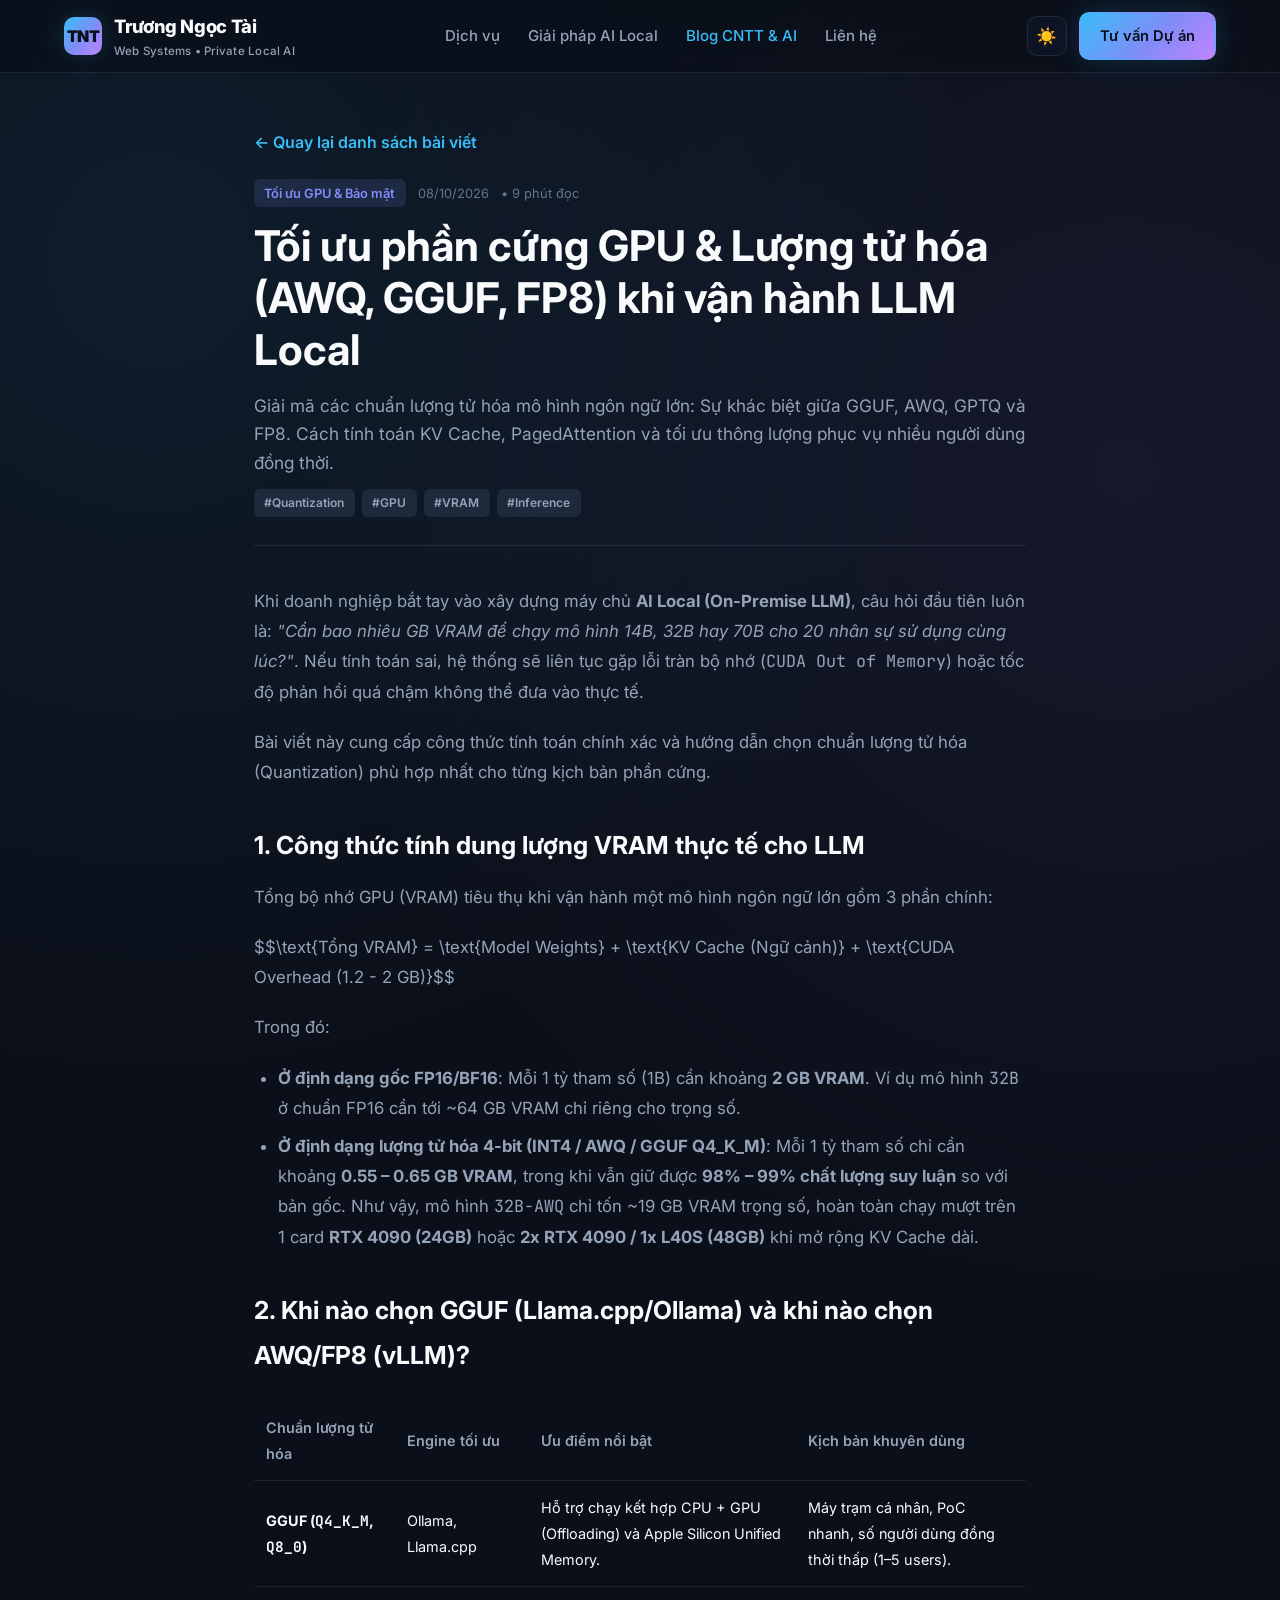
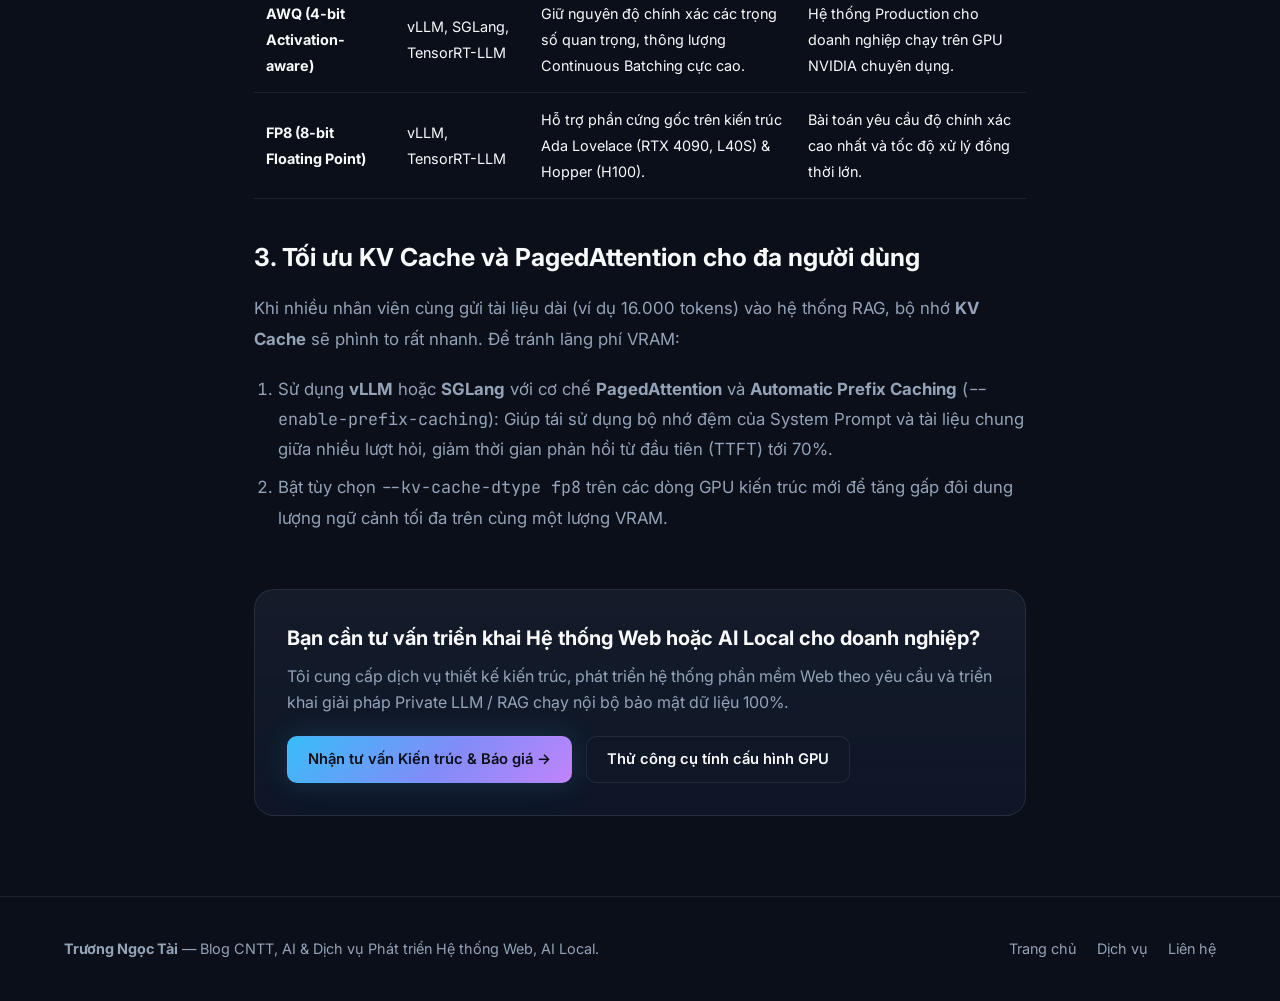
<file: posts/toi-uu-gpu-quantization-llm-local.html>
<!DOCTYPE html>
<html lang="vi">
<head>
  <meta charset="UTF-8" />
  <meta name="viewport" content="width=device-width, initial-scale=1.0" />
  <title>Tối ưu phần cứng GPU &amp; Lượng tử hóa (AWQ, GGUF, FP8) khi vận hành LLM Local | Trương Ngọc Tài Blog</title>
  <meta name="description" content="Giải mã các chuẩn lượng tử hóa mô hình ngôn ngữ lớn: Sự khác biệt giữa GGUF, AWQ, GPTQ và FP8. Cách tính toán KV Cache, PagedAttention và tối ưu thông lượng phục vụ nhiều người dùng đồng thời." />
  <meta name="author" content="Trương Ngọc Tài" />
  <link rel="canonical" href="https://truongngoctai.github.io/posts/toi-uu-gpu-quantization-llm-local.html" />

  <!-- Open Graph -->
  <meta property="og:type" content="article" />
  <meta property="og:url" content="https://truongngoctai.github.io/posts/toi-uu-gpu-quantization-llm-local.html" />
  <meta property="og:title" content="Tối ưu phần cứng GPU &amp; Lượng tử hóa (AWQ, GGUF, FP8) khi vận hành LLM Local" />
  <meta property="og:description" content="Giải mã các chuẩn lượng tử hóa mô hình ngôn ngữ lớn: Sự khác biệt giữa GGUF, AWQ, GPTQ và FP8. Cách tính toán KV Cache, PagedAttention và tối ưu thông lượng phục vụ nhiều người dùng đồng thời." />

  <!-- Google Fonts -->
  <link rel="preconnect" href="https://fonts.googleapis.com" />
  <link rel="preconnect" href="https://fonts.gstatic.com" crossorigin />
  <link href="https://fonts.googleapis.com/css2?family=Inter:wght@400;500;600;700;800&family=JetBrains+Mono:wght@400;600;700&display=swap" rel="stylesheet" />

  <link rel="stylesheet" href="../assets/css/style.css" />

  <script type="application/ld+json">
  {
    "@context": "https://schema.org",
    "@type": "BlogPosting",
    "headline": "Tối ưu phần cứng GPU &amp; Lượng tử hóa (AWQ, GGUF, FP8) khi vận hành LLM Local",
    "description": "Giải mã các chuẩn lượng tử hóa mô hình ngôn ngữ lớn: Sự khác biệt giữa GGUF, AWQ, GPTQ và FP8. Cách tính toán KV Cache, PagedAttention và tối ưu thông lượng phục vụ nhiều người dùng đồng thời.",
    "datePublished": "2026-10-08",
    "author": {
      "@type": "Person",
      "name": "Trương Ngọc Tài",
      "url": "https://truongngoctai.github.io/"
    },
    "mainEntityOfPage": "https://truongngoctai.github.io/posts/toi-uu-gpu-quantization-llm-local.html"
  }
  </script>
</head>
<body>

  <header class="site-header">
    <div class="container nav-wrapper">
      <a href="../index.html" class="brand-logo">
        <div class="brand-badge">TNT</div>
        <div>
          <span>Trương Ngọc Tài</span>
          <span class="brand-sub">Web Systems &bull; Private Local AI</span>
        </div>
      </a>

      <nav class="nav-links" aria-label="Điều hướng">
        <a href="../index.html#dich-vu">Dịch vụ</a>
        <a href="../index.html#ai-local">Giải pháp AI Local</a>
        <a href="../index.html#blog" class="active">Blog CNTT &amp; AI</a>
        <a href="../index.html#lien-he">Liên hệ</a>
      </nav>

      <div class="nav-actions">
        <button id="theme-toggle" class="theme-toggle" aria-label="Chuyển chế độ Sáng/Tối">☀️</button>
        <a href="../index.html#lien-he" class="btn btn-primary">Tư vấn Dự án</a>
      </div>
    </div>
  </header>

  <main class="article-container">
    <a href="../index.html#blog" class="read-more" style="margin-bottom: 1.5rem; display: inline-flex;">&larr; Quay lại danh sách bài viết</a>

    <article>
      <header class="article-header">
        <div class="post-meta">
          <span class="post-category">Tối ưu GPU &amp; Bảo mật</span>
          <span>08/10/2026</span>
          <span>&bull; 9 phút đọc</span>
        </div>
        <h1>Tối ưu phần cứng GPU &amp; Lượng tử hóa (AWQ, GGUF, FP8) khi vận hành LLM Local</h1>
        <p style="color: var(--text-secondary); font-size: 1.08rem;">Giải mã các chuẩn lượng tử hóa mô hình ngôn ngữ lớn: Sự khác biệt giữa GGUF, AWQ, GPTQ và FP8. Cách tính toán KV Cache, PagedAttention và tối ưu thông lượng phục vụ nhiều người dùng đồng thời.</p>
        <div class="tech-stack-pills" style="border: none; padding-top: 0.75rem;">
          <span class="pill">#Quantization</span><span class="pill">#GPU</span><span class="pill">#VRAM</span><span class="pill">#Inference</span>
        </div>
      </header>

      <div class="article-content">
        <p>Khi doanh nghiệp bắt tay vào xây dựng máy chủ <strong>AI Local (On-Premise LLM)</strong>, câu hỏi đầu tiên luôn là: <em>&quot;Cần bao nhiêu GB VRAM để chạy mô hình 14B, 32B hay 70B cho 20 nhân sự sử dụng cùng lúc?&quot;</em>. Nếu tính toán sai, hệ thống sẽ liên tục gặp lỗi tràn bộ nhớ (<code>CUDA Out of Memory</code>) hoặc tốc độ phản hồi quá chậm không thể đưa vào thực tế.</p>
<p>Bài viết này cung cấp công thức tính toán chính xác và hướng dẫn chọn chuẩn lượng tử hóa (Quantization) phù hợp nhất cho từng kịch bản phần cứng.</p>
<h2>1. Công thức tính dung lượng VRAM thực tế cho LLM</h2>
<p>Tổng bộ nhớ GPU (VRAM) tiêu thụ khi vận hành một mô hình ngôn ngữ lớn gồm 3 phần chính:</p>
<p>$$\text{Tổng VRAM} = \text{Model Weights} + \text{KV Cache (Ngữ cảnh)} + \text{CUDA Overhead (1.2 - 2 GB)}$$</p>
<p>Trong đó:</p>
<ul>
<li><strong>Ở định dạng gốc FP16/BF16</strong>: Mỗi 1 tỷ tham số (1B) cần khoảng <strong>2 GB VRAM</strong>. Ví dụ mô hình <code>32B</code> ở chuẩn FP16 cần tới ~64 GB VRAM chỉ riêng cho trọng số.</li>
<li><strong>Ở định dạng lượng tử hóa 4-bit (INT4 / AWQ / GGUF Q4_K_M)</strong>: Mỗi 1 tỷ tham số chỉ cần khoảng <strong>0.55 – 0.65 GB VRAM</strong>, trong khi vẫn giữ được <strong>98% – 99% chất lượng suy luận</strong> so với bản gốc. Như vậy, mô hình <code>32B-AWQ</code> chỉ tốn ~19 GB VRAM trọng số, hoàn toàn chạy mượt trên 1 card <strong>RTX 4090 (24GB)</strong> hoặc <strong>2x RTX 4090 / 1x L40S (48GB)</strong> khi mở rộng KV Cache dài.</li>
</ul>
<h2>2. Khi nào chọn GGUF (Llama.cpp/Ollama) và khi nào chọn AWQ/FP8 (vLLM)?</h2>
<table class="comparison-table" style="margin: 1.5rem 0;">
<thead><tr><th>Chuẩn lượng tử hóa</th><th>Engine tối ưu</th><th>Ưu điểm nổi bật</th><th>Kịch bản khuyên dùng</th></tr></thead><tbody>
<tr><td><strong>GGUF (<code>Q4_K_M</code>, <code>Q8_0</code>)</strong></td><td>Ollama, Llama.cpp</td><td>Hỗ trợ chạy kết hợp CPU + GPU (Offloading) và Apple Silicon Unified Memory.</td><td>Máy trạm cá nhân, PoC nhanh, số người dùng đồng thời thấp (1–5 users).</td></tr>
<tr><td><strong>AWQ (4-bit Activation-aware)</strong></td><td>vLLM, SGLang, TensorRT-LLM</td><td>Giữ nguyên độ chính xác các trọng số quan trọng, thông lượng Continuous Batching cực cao.</td><td>Hệ thống Production cho doanh nghiệp chạy trên GPU NVIDIA chuyên dụng.</td></tr>
<tr><td><strong>FP8 (8-bit Floating Point)</strong></td><td>vLLM, TensorRT-LLM</td><td>Hỗ trợ phần cứng gốc trên kiến trúc Ada Lovelace (RTX 4090, L40S) &amp; Hopper (H100).</td><td>Bài toán yêu cầu độ chính xác cao nhất và tốc độ xử lý đồng thời lớn.</td></tr>
</tbody></table>
<h2>3. Tối ưu KV Cache và PagedAttention cho đa người dùng</h2>
<p>Khi nhiều nhân viên cùng gửi tài liệu dài (ví dụ 16.000 tokens) vào hệ thống RAG, bộ nhớ <strong>KV Cache</strong> sẽ phình to rất nhanh. Để tránh lãng phí VRAM:</p>
<ol>
<li>Sử dụng <strong>vLLM</strong> hoặc <strong>SGLang</strong> với cơ chế <strong>PagedAttention</strong> và <strong>Automatic Prefix Caching</strong> (<code>--enable-prefix-caching</code>): Giúp tái sử dụng bộ nhớ đệm của System Prompt và tài liệu chung giữa nhiều lượt hỏi, giảm thời gian phản hồi từ đầu tiên (TTFT) tới 70%.</li>
<li>Bật tùy chọn <code>--kv-cache-dtype fp8</code> trên các dòng GPU kiến trúc mới để tăng gấp đôi dung lượng ngữ cảnh tối đa trên cùng một lượng VRAM.</li>
</ol>
      </div>
    </article>

    <!-- Call to Action Box inside Post -->
    <div class="panel-card" style="margin-top: 3.5rem; background: var(--gradient-surface);">
      <h3>Bạn cần tư vấn triển khai Hệ thống Web hoặc AI Local cho doanh nghiệp?</h3>
      <p style="color: var(--text-secondary); margin: 0.5rem 0 1.25rem;">
        Tôi cung cấp dịch vụ thiết kế kiến trúc, phát triển hệ thống phần mềm Web theo yêu cầu và triển khai giải pháp Private LLM / RAG chạy nội bộ bảo mật dữ liệu 100%.
      </p>
      <div style="display: flex; flex-wrap: wrap; gap: 0.85rem;">
        <a href="../index.html#lien-he" class="btn btn-primary">Nhận tư vấn Kiến trúc &amp; Báo giá &rarr;</a>
        <a href="../index.html#ai-local" class="btn btn-outline">Thử công cụ tính cấu hình GPU</a>
      </div>
    </div>
  </main>

  <footer class="site-footer">
    <div class="container footer-inner">
      <div>
        <strong>Trương Ngọc Tài</strong> &mdash; Blog CNTT, AI &amp; Dịch vụ Phát triển Hệ thống Web, AI Local.
      </div>
      <div style="display: flex; gap: 1.25rem;">
        <a href="../index.html">Trang chủ</a>
        <a href="../index.html#dich-vu">Dịch vụ</a>
        <a href="../index.html#lien-he">Liên hệ</a>
      </div>
    </div>
  </footer>

  <script src="../assets/js/main.js"></script>
</body>
</html>
</file>
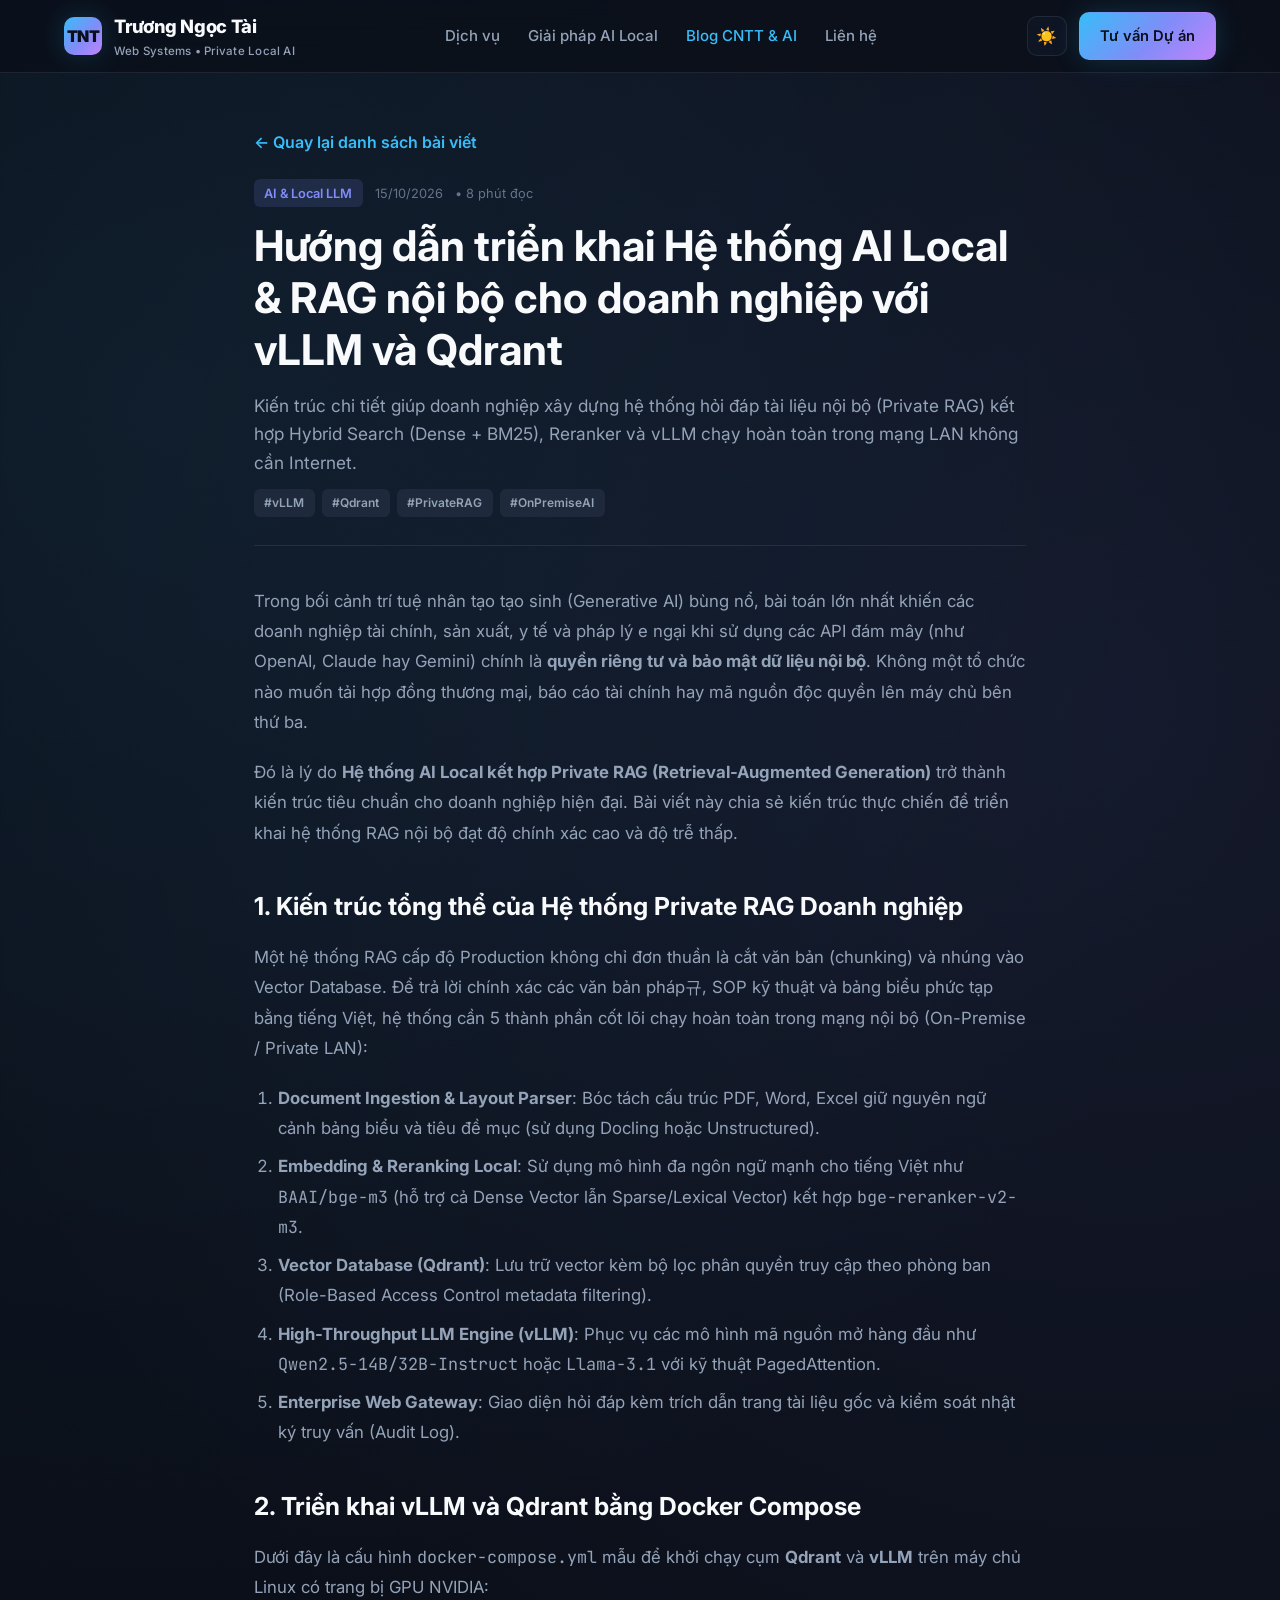
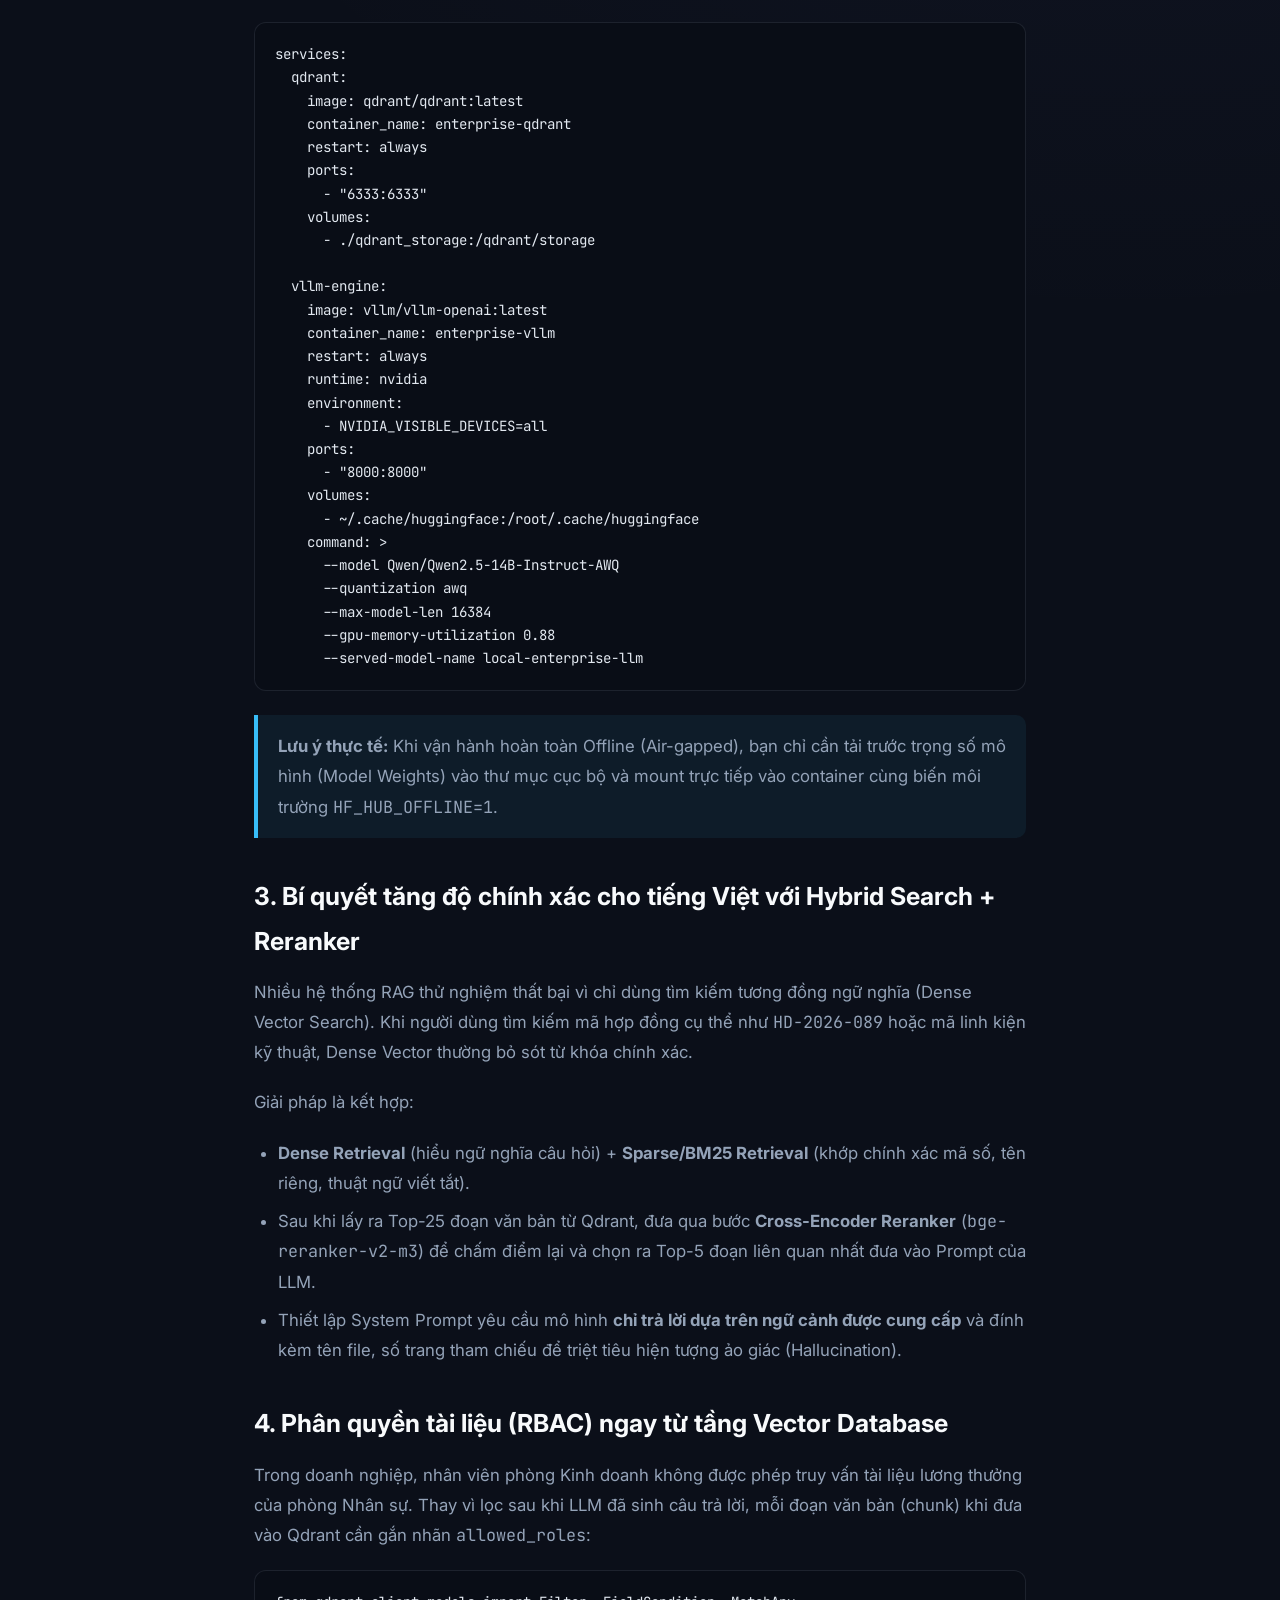
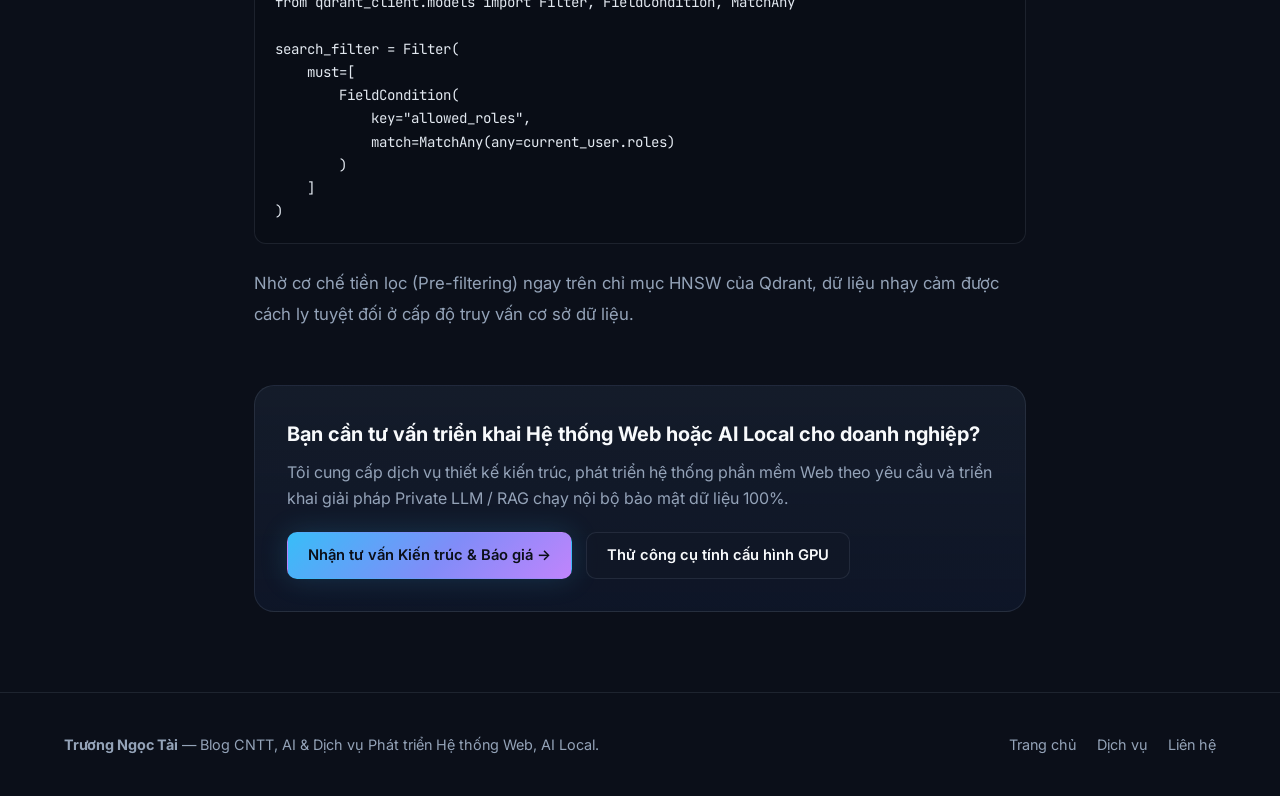
<file: posts/trien-khai-ai-local-rag-doanh-nghiep.html>
<!DOCTYPE html>
<html lang="vi">
<head>
  <meta charset="UTF-8" />
  <meta name="viewport" content="width=device-width, initial-scale=1.0" />
  <title>Hướng dẫn triển khai Hệ thống AI Local &amp; RAG nội bộ cho doanh nghiệp với vLLM và Qdrant | Trương Ngọc Tài Blog</title>
  <meta name="description" content="Kiến trúc chi tiết giúp doanh nghiệp xây dựng hệ thống hỏi đáp tài liệu nội bộ (Private RAG) kết hợp Hybrid Search (Dense + BM25), Reranker và vLLM chạy hoàn toàn trong mạng LAN không cần Internet." />
  <meta name="author" content="Trương Ngọc Tài" />
  <link rel="canonical" href="https://truongngoctai.github.io/posts/trien-khai-ai-local-rag-doanh-nghiep.html" />

  <!-- Open Graph -->
  <meta property="og:type" content="article" />
  <meta property="og:url" content="https://truongngoctai.github.io/posts/trien-khai-ai-local-rag-doanh-nghiep.html" />
  <meta property="og:title" content="Hướng dẫn triển khai Hệ thống AI Local &amp; RAG nội bộ cho doanh nghiệp với vLLM và Qdrant" />
  <meta property="og:description" content="Kiến trúc chi tiết giúp doanh nghiệp xây dựng hệ thống hỏi đáp tài liệu nội bộ (Private RAG) kết hợp Hybrid Search (Dense + BM25), Reranker và vLLM chạy hoàn toàn trong mạng LAN không cần Internet." />

  <!-- Google Fonts -->
  <link rel="preconnect" href="https://fonts.googleapis.com" />
  <link rel="preconnect" href="https://fonts.gstatic.com" crossorigin />
  <link href="https://fonts.googleapis.com/css2?family=Inter:wght@400;500;600;700;800&family=JetBrains+Mono:wght@400;600;700&display=swap" rel="stylesheet" />

  <link rel="stylesheet" href="../assets/css/style.css" />

  <script type="application/ld+json">
  {
    "@context": "https://schema.org",
    "@type": "BlogPosting",
    "headline": "Hướng dẫn triển khai Hệ thống AI Local &amp; RAG nội bộ cho doanh nghiệp với vLLM và Qdrant",
    "description": "Kiến trúc chi tiết giúp doanh nghiệp xây dựng hệ thống hỏi đáp tài liệu nội bộ (Private RAG) kết hợp Hybrid Search (Dense + BM25), Reranker và vLLM chạy hoàn toàn trong mạng LAN không cần Internet.",
    "datePublished": "2026-10-15",
    "author": {
      "@type": "Person",
      "name": "Trương Ngọc Tài",
      "url": "https://truongngoctai.github.io/"
    },
    "mainEntityOfPage": "https://truongngoctai.github.io/posts/trien-khai-ai-local-rag-doanh-nghiep.html"
  }
  </script>
</head>
<body>

  <header class="site-header">
    <div class="container nav-wrapper">
      <a href="../index.html" class="brand-logo">
        <div class="brand-badge">TNT</div>
        <div>
          <span>Trương Ngọc Tài</span>
          <span class="brand-sub">Web Systems &bull; Private Local AI</span>
        </div>
      </a>

      <nav class="nav-links" aria-label="Điều hướng">
        <a href="../index.html#dich-vu">Dịch vụ</a>
        <a href="../index.html#ai-local">Giải pháp AI Local</a>
        <a href="../index.html#blog" class="active">Blog CNTT &amp; AI</a>
        <a href="../index.html#lien-he">Liên hệ</a>
      </nav>

      <div class="nav-actions">
        <button id="theme-toggle" class="theme-toggle" aria-label="Chuyển chế độ Sáng/Tối">☀️</button>
        <a href="../index.html#lien-he" class="btn btn-primary">Tư vấn Dự án</a>
      </div>
    </div>
  </header>

  <main class="article-container">
    <a href="../index.html#blog" class="read-more" style="margin-bottom: 1.5rem; display: inline-flex;">&larr; Quay lại danh sách bài viết</a>

    <article>
      <header class="article-header">
        <div class="post-meta">
          <span class="post-category">AI &amp; Local LLM</span>
          <span>15/10/2026</span>
          <span>&bull; 8 phút đọc</span>
        </div>
        <h1>Hướng dẫn triển khai Hệ thống AI Local &amp; RAG nội bộ cho doanh nghiệp với vLLM và Qdrant</h1>
        <p style="color: var(--text-secondary); font-size: 1.08rem;">Kiến trúc chi tiết giúp doanh nghiệp xây dựng hệ thống hỏi đáp tài liệu nội bộ (Private RAG) kết hợp Hybrid Search (Dense + BM25), Reranker và vLLM chạy hoàn toàn trong mạng LAN không cần Internet.</p>
        <div class="tech-stack-pills" style="border: none; padding-top: 0.75rem;">
          <span class="pill">#vLLM</span><span class="pill">#Qdrant</span><span class="pill">#PrivateRAG</span><span class="pill">#OnPremiseAI</span>
        </div>
      </header>

      <div class="article-content">
        <p>Trong bối cảnh trí tuệ nhân tạo tạo sinh (Generative AI) bùng nổ, bài toán lớn nhất khiến các doanh nghiệp tài chính, sản xuất, y tế và pháp lý e ngại khi sử dụng các API đám mây (như OpenAI, Claude hay Gemini) chính là <strong>quyền riêng tư và bảo mật dữ liệu nội bộ</strong>. Không một tổ chức nào muốn tải hợp đồng thương mại, báo cáo tài chính hay mã nguồn độc quyền lên máy chủ bên thứ ba.</p>
<p>Đó là lý do <strong>Hệ thống AI Local kết hợp Private RAG (Retrieval-Augmented Generation)</strong> trở thành kiến trúc tiêu chuẩn cho doanh nghiệp hiện đại. Bài viết này chia sẻ kiến trúc thực chiến để triển khai hệ thống RAG nội bộ đạt độ chính xác cao và độ trễ thấp.</p>
<h2>1. Kiến trúc tổng thể của Hệ thống Private RAG Doanh nghiệp</h2>
<p>Một hệ thống RAG cấp độ Production không chỉ đơn thuần là cắt văn bản (chunking) và nhúng vào Vector Database. Để trả lời chính xác các văn bản pháp규, SOP kỹ thuật và bảng biểu phức tạp bằng tiếng Việt, hệ thống cần 5 thành phần cốt lõi chạy hoàn toàn trong mạng nội bộ (On-Premise / Private LAN):</p>
<ol>
<li><strong>Document Ingestion &amp; Layout Parser</strong>: Bóc tách cấu trúc PDF, Word, Excel giữ nguyên ngữ cảnh bảng biểu và tiêu đề mục (sử dụng Docling hoặc Unstructured).</li>
<li><strong>Embedding &amp; Reranking Local</strong>: Sử dụng mô hình đa ngôn ngữ mạnh cho tiếng Việt như <code>BAAI/bge-m3</code> (hỗ trợ cả Dense Vector lẫn Sparse/Lexical Vector) kết hợp <code>bge-reranker-v2-m3</code>.</li>
<li><strong>Vector Database (Qdrant)</strong>: Lưu trữ vector kèm bộ lọc phân quyền truy cập theo phòng ban (Role-Based Access Control metadata filtering).</li>
<li><strong>High-Throughput LLM Engine (vLLM)</strong>: Phục vụ các mô hình mã nguồn mở hàng đầu như <code>Qwen2.5-14B/32B-Instruct</code> hoặc <code>Llama-3.1</code> với kỹ thuật PagedAttention.</li>
<li><strong>Enterprise Web Gateway</strong>: Giao diện hỏi đáp kèm trích dẫn trang tài liệu gốc và kiểm soát nhật ký truy vấn (Audit Log).</li>
</ol>
<h2>2. Triển khai vLLM và Qdrant bằng Docker Compose</h2>
<p>Dưới đây là cấu hình <code>docker-compose.yml</code> mẫu để khởi chạy cụm <strong>Qdrant</strong> và <strong>vLLM</strong> trên máy chủ Linux có trang bị GPU NVIDIA:</p>
<pre><code>services:
  qdrant:
    image: qdrant/qdrant:latest
    container_name: enterprise-qdrant
    restart: always
    ports:
      - &quot;6333:6333&quot;
    volumes:
      - ./qdrant_storage:/qdrant/storage

  vllm-engine:
    image: vllm/vllm-openai:latest
    container_name: enterprise-vllm
    restart: always
    runtime: nvidia
    environment:
      - NVIDIA_VISIBLE_DEVICES=all
    ports:
      - &quot;8000:8000&quot;
    volumes:
      - ~/.cache/huggingface:/root/.cache/huggingface
    command: &gt;
      --model Qwen/Qwen2.5-14B-Instruct-AWQ
      --quantization awq
      --max-model-len 16384
      --gpu-memory-utilization 0.88
      --served-model-name local-enterprise-llm</code></pre>
<blockquote><p style='margin:0'><strong>Lưu ý thực tế:</strong> Khi vận hành hoàn toàn Offline (Air-gapped), bạn chỉ cần tải trước trọng số mô hình (Model Weights) vào thư mục cục bộ và mount trực tiếp vào container cùng biến môi trường <code>HF_HUB_OFFLINE=1</code>.</p></blockquote>
<h2>3. Bí quyết tăng độ chính xác cho tiếng Việt với Hybrid Search + Reranker</h2>
<p>Nhiều hệ thống RAG thử nghiệm thất bại vì chỉ dùng tìm kiếm tương đồng ngữ nghĩa (Dense Vector Search). Khi người dùng tìm kiếm mã hợp đồng cụ thể như <code>HD-2026-089</code> hoặc mã linh kiện kỹ thuật, Dense Vector thường bỏ sót từ khóa chính xác.</p>
<p>Giải pháp là kết hợp:</p>
<ul>
<li><strong>Dense Retrieval</strong> (hiểu ngữ nghĩa câu hỏi) + <strong>Sparse/BM25 Retrieval</strong> (khớp chính xác mã số, tên riêng, thuật ngữ viết tắt).</li>
<li>Sau khi lấy ra Top-25 đoạn văn bản từ Qdrant, đưa qua bước <strong>Cross-Encoder Reranker</strong> (<code>bge-reranker-v2-m3</code>) để chấm điểm lại và chọn ra Top-5 đoạn liên quan nhất đưa vào Prompt của LLM.</li>
<li>Thiết lập System Prompt yêu cầu mô hình <strong>chỉ trả lời dựa trên ngữ cảnh được cung cấp</strong> và đính kèm tên file, số trang tham chiếu để triệt tiêu hiện tượng ảo giác (Hallucination).</li>
</ul>
<h2>4. Phân quyền tài liệu (RBAC) ngay từ tầng Vector Database</h2>
<p>Trong doanh nghiệp, nhân viên phòng Kinh doanh không được phép truy vấn tài liệu lương thưởng của phòng Nhân sự. Thay vì lọc sau khi LLM đã sinh câu trả lời, mỗi đoạn văn bản (chunk) khi đưa vào Qdrant cần gắn nhãn <code>allowed_roles</code>:</p>
<pre><code>from qdrant_client.models import Filter, FieldCondition, MatchAny

search_filter = Filter(
    must=[
        FieldCondition(
            key=&quot;allowed_roles&quot;,
            match=MatchAny(any=current_user.roles)
        )
    ]
)</code></pre>
<p>Nhờ cơ chế tiền lọc (Pre-filtering) ngay trên chỉ mục HNSW của Qdrant, dữ liệu nhạy cảm được cách ly tuyệt đối ở cấp độ truy vấn cơ sở dữ liệu.</p>
      </div>
    </article>

    <!-- Call to Action Box inside Post -->
    <div class="panel-card" style="margin-top: 3.5rem; background: var(--gradient-surface);">
      <h3>Bạn cần tư vấn triển khai Hệ thống Web hoặc AI Local cho doanh nghiệp?</h3>
      <p style="color: var(--text-secondary); margin: 0.5rem 0 1.25rem;">
        Tôi cung cấp dịch vụ thiết kế kiến trúc, phát triển hệ thống phần mềm Web theo yêu cầu và triển khai giải pháp Private LLM / RAG chạy nội bộ bảo mật dữ liệu 100%.
      </p>
      <div style="display: flex; flex-wrap: wrap; gap: 0.85rem;">
        <a href="../index.html#lien-he" class="btn btn-primary">Nhận tư vấn Kiến trúc &amp; Báo giá &rarr;</a>
        <a href="../index.html#ai-local" class="btn btn-outline">Thử công cụ tính cấu hình GPU</a>
      </div>
    </div>
  </main>

  <footer class="site-footer">
    <div class="container footer-inner">
      <div>
        <strong>Trương Ngọc Tài</strong> &mdash; Blog CNTT, AI &amp; Dịch vụ Phát triển Hệ thống Web, AI Local.
      </div>
      <div style="display: flex; gap: 1.25rem;">
        <a href="../index.html">Trang chủ</a>
        <a href="../index.html#dich-vu">Dịch vụ</a>
        <a href="../index.html#lien-he">Liên hệ</a>
      </div>
    </div>
  </footer>

  <script src="../assets/js/main.js"></script>
</body>
</html>
</file>
<file: assets/css/style.css>
:root {
  --bg-primary: #0b0f19;
  --bg-secondary: #111827;
  --bg-card: rgba(17, 24, 39, 0.78);
  --bg-elevated: #1e293b;
  --text-primary: #f8fafc;
  --text-secondary: #94a3b8;
  --text-muted: #64748b;
  --accent-primary: #38bdf8;
  --accent-secondary: #818cf8;
  --accent-emerald: #10b981;
  --accent-amber: #f59e0b;
  --border-color: rgba(148, 163, 184, 0.14);
  --border-hover: rgba(56, 189, 248, 0.45);
  --gradient-brand: linear-gradient(135deg, #38bdf8 0%, #818cf8 55%, #c084fc 100%);
  --gradient-surface: linear-gradient(180deg, rgba(30, 41, 59, 0.5) 0%, rgba(15, 23, 42, 0.85) 100%);
  --shadow-card: 0 10px 30px -10px rgba(0, 0, 0, 0.5);
  --shadow-glow: 0 0 28px rgba(56, 189, 248, 0.18);
  --radius-sm: 8px;
  --radius-md: 14px;
  --radius-lg: 20px;
  --container-max: 1200px;
}

[data-theme="light"] {
  --bg-primary: #f8fafc;
  --bg-secondary: #f1f5f9;
  --bg-card: rgba(255, 255, 255, 0.92);
  --bg-elevated: #e2e8f0;
  --text-primary: #0f172a;
  --text-secondary: #475569;
  --text-muted: #64748b;
  --accent-primary: #0284c7;
  --accent-secondary: #4f46e5;
  --accent-emerald: #059669;
  --accent-amber: #d97706;
  --border-color: rgba(15, 23, 42, 0.1);
  --border-hover: rgba(2, 132, 199, 0.45);
  --gradient-surface: linear-gradient(180deg, rgba(255, 255, 255, 0.95) 0%, rgba(241, 245, 249, 0.95) 100%);
  --shadow-card: 0 10px 25px -5px rgba(15, 23, 42, 0.07);
  --shadow-glow: 0 0 24px rgba(2, 132, 199, 0.12);
}

* {
  box-sizing: border-box;
  margin: 0;
  padding: 0;
}

html {
  scroll-behavior: smooth;
  font-family: 'Inter', -apple-system, BlinkMacSystemFont, 'Segoe UI', Roboto, sans-serif;
  background-color: var(--bg-primary);
  color: var(--text-primary);
  line-height: 1.65;
}

body {
  background-color: var(--bg-primary);
  color: var(--text-primary);
  overflow-x: hidden;
  transition: background-color 0.25s ease, color 0.25s ease;
  background-image: 
    radial-gradient(circle at 12% 10%, rgba(56, 189, 248, 0.08), transparent 32%),
    radial-gradient(circle at 88% 18%, rgba(129, 140, 248, 0.08), transparent 35%);
}

a {
  color: inherit;
  text-decoration: none;
  transition: color 0.2s ease, opacity 0.2s ease;
}

ul {
  list-style: none;
}

code, pre {
  font-family: 'JetBrains Mono', 'Fira Code', Consolas, monospace;
}

.container {
  max-width: var(--container-max);
  margin: 0 auto;
  padding: 0 1.5rem;
}

/* Header & Navigation */
.site-header {
  position: sticky;
  top: 0;
  z-index: 100;
  backdrop-filter: blur(16px);
  -webkit-backdrop-filter: blur(16px);
  background: rgba(11, 15, 25, 0.8);
  border-bottom: 1px solid var(--border-color);
}

[data-theme="light"] .site-header {
  background: rgba(248, 250, 252, 0.85);
}

.nav-wrapper {
  display: flex;
  align-items: center;
  justify-content: space-between;
  height: 72px;
  gap: 1rem;
}

.brand-logo {
  display: flex;
  align-items: center;
  gap: 0.75rem;
  font-weight: 800;
  font-size: 1.15rem;
  letter-spacing: -0.02em;
}

.brand-badge {
  width: 38px;
  height: 38px;
  border-radius: 10px;
  background: var(--gradient-brand);
  display: grid;
  place-items: center;
  color: #0b0f19;
  font-weight: 900;
  font-size: 1rem;
  box-shadow: var(--shadow-glow);
}

.brand-sub {
  display: block;
  font-size: 0.72rem;
  font-weight: 500;
  color: var(--text-secondary);
  letter-spacing: 0.02em;
}

.nav-links {
  display: flex;
  align-items: center;
  gap: 1.75rem;
}

.nav-links a {
  font-size: 0.94rem;
  font-weight: 500;
  color: var(--text-secondary);
}

.nav-links a:hover,
.nav-links a.active {
  color: var(--accent-primary);
}

.nav-actions {
  display: flex;
  align-items: center;
  gap: 0.75rem;
}

.theme-toggle {
  width: 40px;
  height: 40px;
  border-radius: 10px;
  border: 1px solid var(--border-color);
  background: var(--bg-card);
  color: var(--text-primary);
  cursor: pointer;
  display: grid;
  place-items: center;
  font-size: 1.05rem;
  transition: border-color 0.2s ease, transform 0.2s ease;
}

.theme-toggle:hover {
  border-color: var(--accent-primary);
  transform: translateY(-1px);
}

.btn {
  display: inline-flex;
  align-items: center;
  justify-content: center;
  gap: 0.5rem;
  padding: 0.65rem 1.25rem;
  border-radius: 10px;
  font-weight: 600;
  font-size: 0.92rem;
  cursor: pointer;
  transition: all 0.2s ease;
  border: 1px solid transparent;
}

.btn-primary {
  background: var(--gradient-brand);
  color: #0b0f19;
  box-shadow: var(--shadow-glow);
}

.btn-primary:hover {
  transform: translateY(-2px);
  opacity: 0.95;
}

.btn-outline {
  background: var(--bg-card);
  color: var(--text-primary);
  border-color: var(--border-color);
}

.btn-outline:hover {
  border-color: var(--accent-primary);
  color: var(--accent-primary);
}

/* Hero Section */
.hero {
  padding: 5rem 0 4rem;
  position: relative;
}

.hero-grid {
  display: grid;
  grid-template-columns: 1.2fr 0.8fr;
  gap: 3rem;
  align-items: center;
}

.eyebrow {
  display: inline-flex;
  align-items: center;
  gap: 0.5rem;
  padding: 0.35rem 0.85rem;
  border-radius: 999px;
  background: rgba(56, 189, 248, 0.12);
  border: 1px solid rgba(56, 189, 248, 0.3);
  color: var(--accent-primary);
  font-size: 0.82rem;
  font-weight: 600;
  margin-bottom: 1.25rem;
}

.eyebrow-dot {
  width: 8px;
  height: 8px;
  border-radius: 50%;
  background: var(--accent-emerald);
  box-shadow: 0 0 10px var(--accent-emerald);
}

.hero h1 {
  font-size: clamp(2.1rem, 4vw, 3.35rem);
  line-height: 1.15;
  letter-spacing: -0.03em;
  margin-bottom: 1.25rem;
  font-weight: 800;
}

.text-gradient {
  background: var(--gradient-brand);
  -webkit-background-clip: text;
  -webkit-text-fill-color: transparent;
}

.hero-lead {
  font-size: 1.1rem;
  color: var(--text-secondary);
  margin-bottom: 2rem;
  max-width: 640px;
}

.hero-cta {
  display: flex;
  flex-wrap: wrap;
  gap: 1rem;
  margin-bottom: 2.5rem;
}

.hero-metrics {
  display: grid;
  grid-template-columns: repeat(3, 1fr);
  gap: 1rem;
  padding-top: 1.75rem;
  border-top: 1px solid var(--border-color);
}

.metric-item strong {
  display: block;
  font-size: 1.45rem;
  font-weight: 800;
  color: var(--text-primary);
}

.metric-item span {
  font-size: 0.84rem;
  color: var(--text-secondary);
}

/* Terminal Card in Hero */
.terminal-card {
  background: #090d16;
  border: 1px solid var(--border-color);
  border-radius: var(--radius-lg);
  overflow: hidden;
  box-shadow: var(--shadow-card), var(--shadow-glow);
}

.terminal-header {
  display: flex;
  align-items: center;
  justify-content: space-between;
  padding: 0.8rem 1.1rem;
  background: #111827;
  border-bottom: 1px solid rgba(148, 163, 184, 0.12);
}

.terminal-dots {
  display: flex;
  gap: 6px;
}

.terminal-dots span {
  width: 11px;
  height: 11px;
  border-radius: 50%;
}

.terminal-dots span:nth-child(1) { background: #ef4444; }
.terminal-dots span:nth-child(2) { background: #f59e0b; }
.terminal-dots span:nth-child(3) { background: #10b981; }

.terminal-title {
  font-family: 'JetBrains Mono', monospace;
  font-size: 0.76rem;
  color: #94a3b8;
}

.terminal-body {
  padding: 1.35rem;
  font-family: 'JetBrains Mono', monospace;
  font-size: 0.83rem;
  line-height: 1.7;
  color: #e2e8f0;
}

.cmd-prompt { color: #10b981; }
.cmd-flag { color: #38bdf8; }
.cmd-comment { color: #64748b; }
.cmd-output { color: #cbd5e1; }
.cmd-highlight { color: #f59e0b; font-weight: 600; }

/* Section Styling */
section {
  padding: 4.5rem 0;
}

.section-header {
  text-align: center;
  max-width: 720px;
  margin: 0 auto 3rem;
}

.section-header h2 {
  font-size: clamp(1.75rem, 3vw, 2.4rem);
  font-weight: 800;
  letter-spacing: -0.02em;
  margin-bottom: 0.75rem;
}

.section-header p {
  color: var(--text-secondary);
  font-size: 1.02rem;
}

/* Services Grid */
.services-grid {
  display: grid;
  grid-template-columns: repeat(3, 1fr);
  gap: 1.5rem;
}

.service-card {
  background: var(--bg-card);
  border: 1px solid var(--border-color);
  border-radius: var(--radius-lg);
  padding: 2rem;
  transition: transform 0.25s ease, border-color 0.25s ease, box-shadow 0.25s ease;
  display: flex;
  flex-direction: column;
  justify-content: space-between;
}

.service-card:hover {
  transform: translateY(-5px);
  border-color: var(--border-hover);
  box-shadow: var(--shadow-card), var(--shadow-glow);
}

.service-icon {
  width: 50px;
  height: 50px;
  border-radius: 12px;
  background: rgba(56, 189, 248, 0.12);
  border: 1px solid rgba(56, 189, 248, 0.25);
  display: grid;
  place-items: center;
  font-size: 1.5rem;
  margin-bottom: 1.25rem;
}

.service-card h3 {
  font-size: 1.28rem;
  margin-bottom: 0.75rem;
  font-weight: 700;
}

.service-card p {
  color: var(--text-secondary);
  font-size: 0.94rem;
  margin-bottom: 1.25rem;
}

.feature-list {
  margin-bottom: 1.5rem;
}

.feature-list li {
  display: flex;
  align-items: flex-start;
  gap: 0.6rem;
  font-size: 0.89rem;
  color: var(--text-secondary);
  margin-bottom: 0.55rem;
}

.feature-list li::before {
  content: "✓";
  color: var(--accent-emerald);
  font-weight: 800;
}

.tech-stack-pills {
  display: flex;
  flex-wrap: wrap;
  gap: 0.45rem;
  padding-top: 1rem;
  border-top: 1px solid var(--border-color);
}

.pill {
  font-size: 0.75rem;
  font-weight: 600;
  padding: 0.25rem 0.65rem;
  border-radius: 6px;
  background: var(--bg-elevated);
  color: var(--text-secondary);
}

/* Comparison & Interactive VRAM Estimator */
.architecture-split {
  display: grid;
  grid-template-columns: 1.1fr 0.9fr;
  gap: 2rem;
  margin-top: 2.5rem;
}

.panel-card {
  background: var(--bg-card);
  border: 1px solid var(--border-color);
  border-radius: var(--radius-lg);
  padding: 2rem;
}

.panel-card h3 {
  font-size: 1.25rem;
  margin-bottom: 0.5rem;
}

.comparison-table {
  width: 100%;
  border-collapse: collapse;
  margin-top: 1.25rem;
  font-size: 0.9rem;
}

.comparison-table th,
.comparison-table td {
  padding: 0.85rem 0.75rem;
  text-align: left;
  border-bottom: 1px solid var(--border-color);
}

.comparison-table th {
  color: var(--text-secondary);
  font-weight: 600;
}

.badge-good {
  color: var(--accent-emerald);
  font-weight: 600;
}

.badge-warn {
  color: var(--accent-amber);
  font-weight: 500;
}

/* Calculator Widget */
.calc-group {
  margin-top: 1.15rem;
}

.calc-group label {
  display: block;
  font-size: 0.86rem;
  font-weight: 600;
  margin-bottom: 0.4rem;
  color: var(--text-secondary);
}

.calc-select {
  width: 100%;
  padding: 0.7rem 0.9rem;
  border-radius: 10px;
  border: 1px solid var(--border-color);
  background: var(--bg-secondary);
  color: var(--text-primary);
  font-size: 0.92rem;
}

.calc-result {
  margin-top: 1.5rem;
  padding: 1.25rem;
  border-radius: 12px;
  background: rgba(56, 189, 248, 0.08);
  border: 1px solid rgba(56, 189, 248, 0.25);
}

.calc-result-row {
  display: flex;
  justify-content: space-between;
  align-items: center;
  margin-bottom: 0.5rem;
}

.calc-result-row strong {
  font-size: 1.2rem;
  color: var(--accent-primary);
}

/* Blog Section */
.blog-controls {
  display: flex;
  flex-wrap: wrap;
  justify-content: space-between;
  align-items: center;
  gap: 1rem;
  margin-bottom: 2rem;
}

.category-tabs {
  display: flex;
  flex-wrap: wrap;
  gap: 0.5rem;
}

.tab-btn {
  padding: 0.5rem 1rem;
  border-radius: 999px;
  border: 1px solid var(--border-color);
  background: var(--bg-card);
  color: var(--text-secondary);
  font-size: 0.86rem;
  font-weight: 600;
  cursor: pointer;
  transition: all 0.2s ease;
}

.tab-btn.active,
.tab-btn:hover {
  background: var(--accent-primary);
  color: #0b0f19;
  border-color: var(--accent-primary);
}

.search-box {
  position: relative;
  min-width: 280px;
}

.search-box input {
  width: 100%;
  padding: 0.6rem 1rem;
  border-radius: 999px;
  border: 1px solid var(--border-color);
  background: var(--bg-card);
  color: var(--text-primary);
  font-size: 0.9rem;
}

.search-box input:focus {
  outline: none;
  border-color: var(--accent-primary);
}

.blog-grid {
  display: grid;
  grid-template-columns: repeat(2, 1fr);
  gap: 1.5rem;
}

.post-card {
  background: var(--bg-card);
  border: 1px solid var(--border-color);
  border-radius: var(--radius-lg);
  padding: 1.85rem;
  display: flex;
  flex-direction: column;
  justify-content: space-between;
  transition: transform 0.25s ease, border-color 0.25s ease;
}

.post-card:hover {
  transform: translateY(-4px);
  border-color: var(--border-hover);
}

.post-meta {
  display: flex;
  align-items: center;
  gap: 0.75rem;
  font-size: 0.8rem;
  color: var(--text-muted);
  margin-bottom: 0.85rem;
}

.post-category {
  padding: 0.2rem 0.65rem;
  border-radius: 6px;
  background: rgba(129, 140, 248, 0.14);
  color: var(--accent-secondary);
  font-weight: 600;
}

.post-card h3 {
  font-size: 1.25rem;
  line-height: 1.35;
  margin-bottom: 0.75rem;
}

.post-card h3 a:hover {
  color: var(--accent-primary);
}

.post-excerpt {
  color: var(--text-secondary);
  font-size: 0.94rem;
  margin-bottom: 1.25rem;
}

.post-footer {
  display: flex;
  align-items: center;
  justify-content: space-between;
  padding-top: 1rem;
  border-top: 1px solid var(--border-color);
  font-size: 0.86rem;
}

.read-more {
  color: var(--accent-primary);
  font-weight: 600;
  display: inline-flex;
  align-items: center;
  gap: 0.35rem;
}

/* Process Steps */
.process-grid {
  display: grid;
  grid-template-columns: repeat(4, 1fr);
  gap: 1.25rem;
}

.step-card {
  background: var(--bg-card);
  border: 1px solid var(--border-color);
  border-radius: var(--radius-md);
  padding: 1.5rem;
  position: relative;
}

.step-number {
  font-family: 'JetBrains Mono', monospace;
  font-size: 0.82rem;
  font-weight: 700;
  color: var(--accent-primary);
  margin-bottom: 0.6rem;
  display: block;
}

.step-card h4 {
  font-size: 1.08rem;
  margin-bottom: 0.5rem;
}

.step-card p {
  font-size: 0.88rem;
  color: var(--text-secondary);
}

/* Contact Section */
.contact-box {
  background: var(--gradient-surface);
  border: 1px solid var(--border-color);
  border-radius: var(--radius-lg);
  padding: 3rem;
  display: grid;
  grid-template-columns: 1fr 1fr;
  gap: 2.5rem;
  align-items: start;
}

.contact-info-list {
  margin-top: 1.5rem;
  display: grid;
  gap: 1rem;
}

.contact-info-item {
  display: flex;
  align-items: center;
  gap: 0.85rem;
  padding: 0.9rem 1.1rem;
  border-radius: 12px;
  background: var(--bg-card);
  border: 1px solid var(--border-color);
}

.contact-form {
  display: grid;
  gap: 1rem;
}

.form-group label {
  display: block;
  font-size: 0.85rem;
  font-weight: 600;
  margin-bottom: 0.35rem;
  color: var(--text-secondary);
}

.form-control {
  width: 100%;
  padding: 0.75rem 1rem;
  border-radius: 10px;
  border: 1px solid var(--border-color);
  background: var(--bg-primary);
  color: var(--text-primary);
  font-family: inherit;
  font-size: 0.92rem;
}

.form-control:focus {
  outline: none;
  border-color: var(--accent-primary);
}

/* Article Detail Page */
.article-container {
  max-width: 820px;
  margin: 0 auto;
  padding: 3.5rem 1.5rem 5rem;
}

.article-header {
  margin-bottom: 2.5rem;
  padding-bottom: 1.75rem;
  border-bottom: 1px solid var(--border-color);
}

.article-header h1 {
  font-size: clamp(1.85rem, 3.5vw, 2.65rem);
  line-height: 1.22;
  margin: 0.85rem 0 1rem;
}

.article-content {
  font-size: 1.05rem;
  line-height: 1.8;
  color: var(--text-primary);
}

.article-content h2 {
  font-size: 1.55rem;
  margin: 2.25rem 0 0.85rem;
  color: var(--text-primary);
}

.article-content h3 {
  font-size: 1.25rem;
  margin: 1.75rem 0 0.65rem;
}

.article-content p {
  margin-bottom: 1.25rem;
  color: var(--text-secondary);
}

.article-content ul,
.article-content ol {
  margin: 0 0 1.35rem 1.5rem;
  color: var(--text-secondary);
}

.article-content ul {
  list-style: disc;
}

.article-content ol {
  list-style: decimal;
}

.article-content li {
  margin-bottom: 0.5rem;
}

.article-content pre {
  background: #090d16;
  border: 1px solid var(--border-color);
  border-radius: 12px;
  padding: 1.25rem;
  overflow-x: auto;
  margin: 1.25rem 0 1.5rem;
  font-size: 0.88rem;
  line-height: 1.65;
  color: #e2e8f0;
}

.article-content blockquote {
  border-left: 4px solid var(--accent-primary);
  background: rgba(56, 189, 248, 0.07);
  padding: 1rem 1.25rem;
  border-radius: 0 10px 10px 0;
  margin: 1.5rem 0;
}

/* Footer */
.site-footer {
  border-top: 1px solid var(--border-color);
  padding: 2.5rem 0;
  color: var(--text-secondary);
  font-size: 0.9rem;
}

.footer-inner {
  display: flex;
  flex-wrap: wrap;
  justify-content: space-between;
  align-items: center;
  gap: 1rem;
}

/* Responsive */
@media (max-width: 992px) {
  .hero-grid,
  .services-grid,
  .architecture-split,
  .blog-grid,
  .contact-box {
    grid-template-columns: 1fr;
  }
  .process-grid {
    grid-template-columns: repeat(2, 1fr);
  }
}

@media (max-width: 640px) {
  .nav-links {
    display: none;
  }
  .hero-metrics,
  .process-grid {
    grid-template-columns: 1fr;
  }
  .contact-box {
    padding: 1.75rem;
  }
}
</file>
